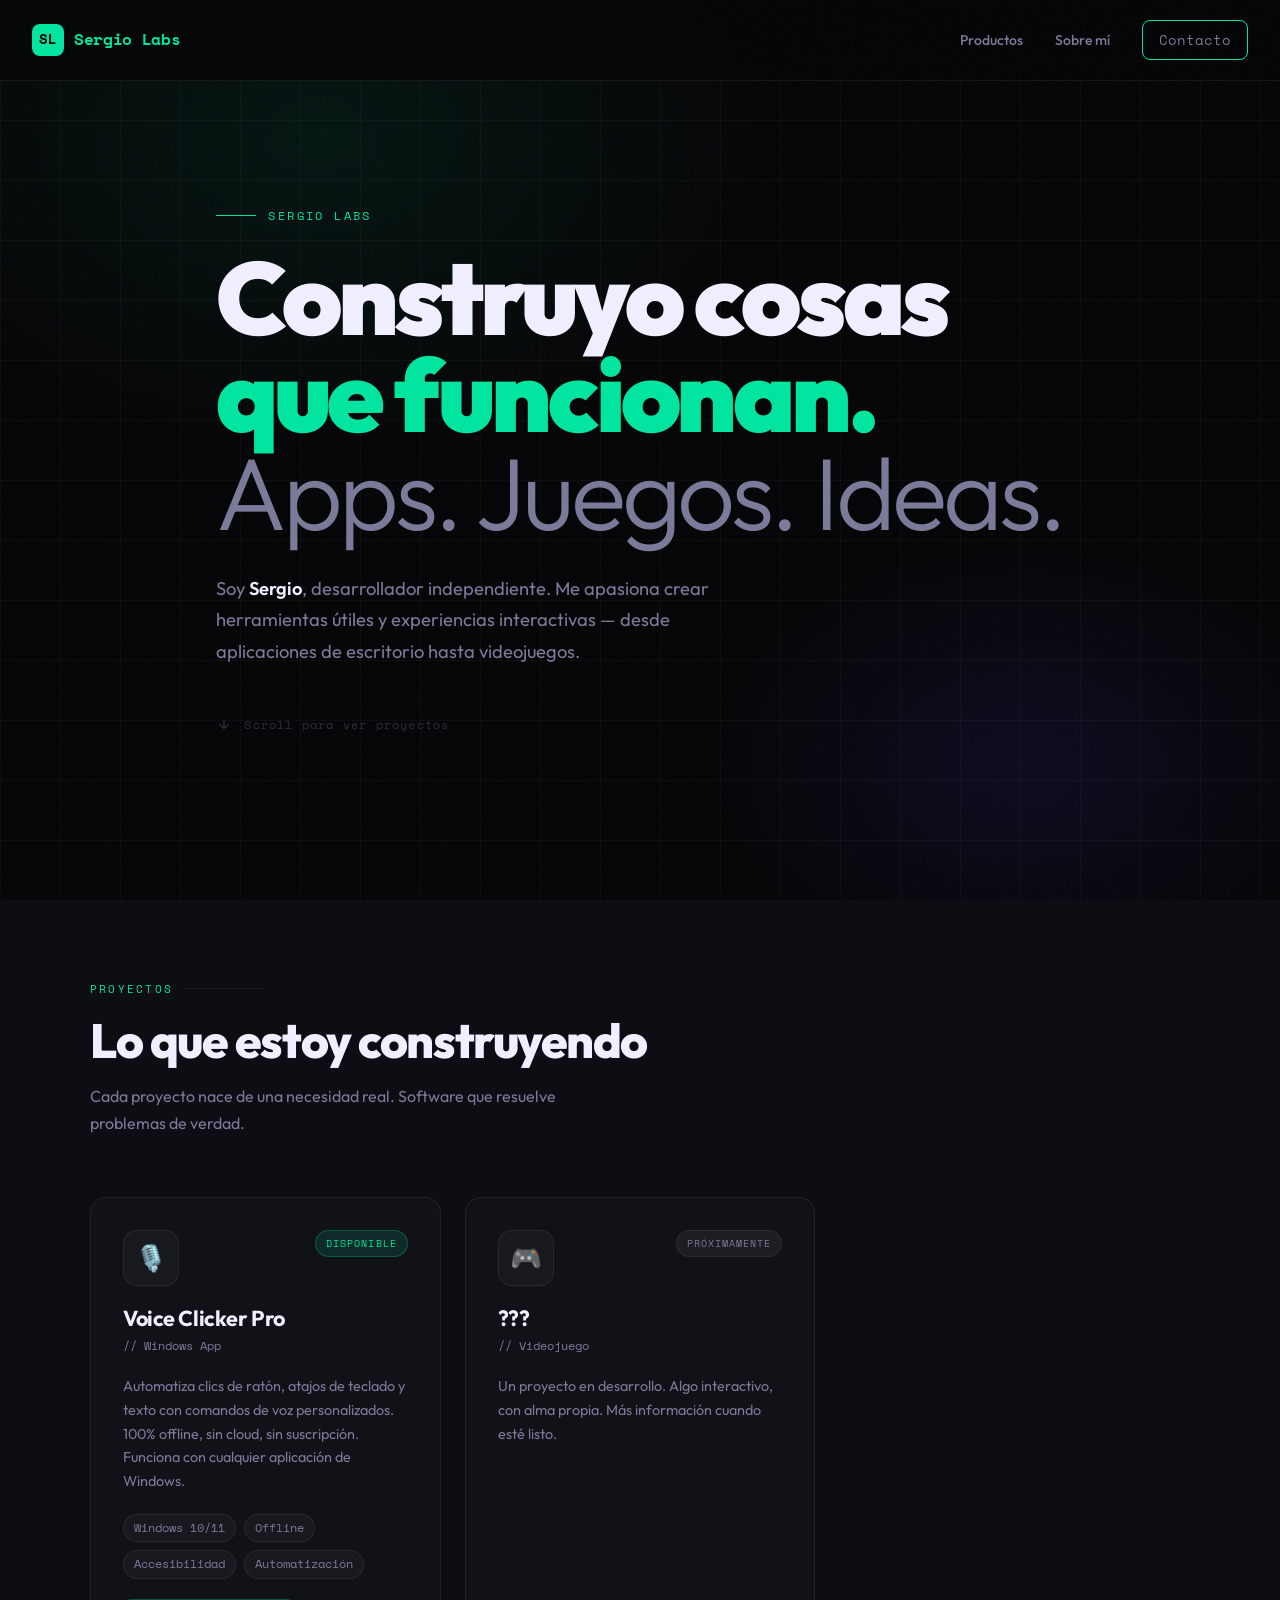
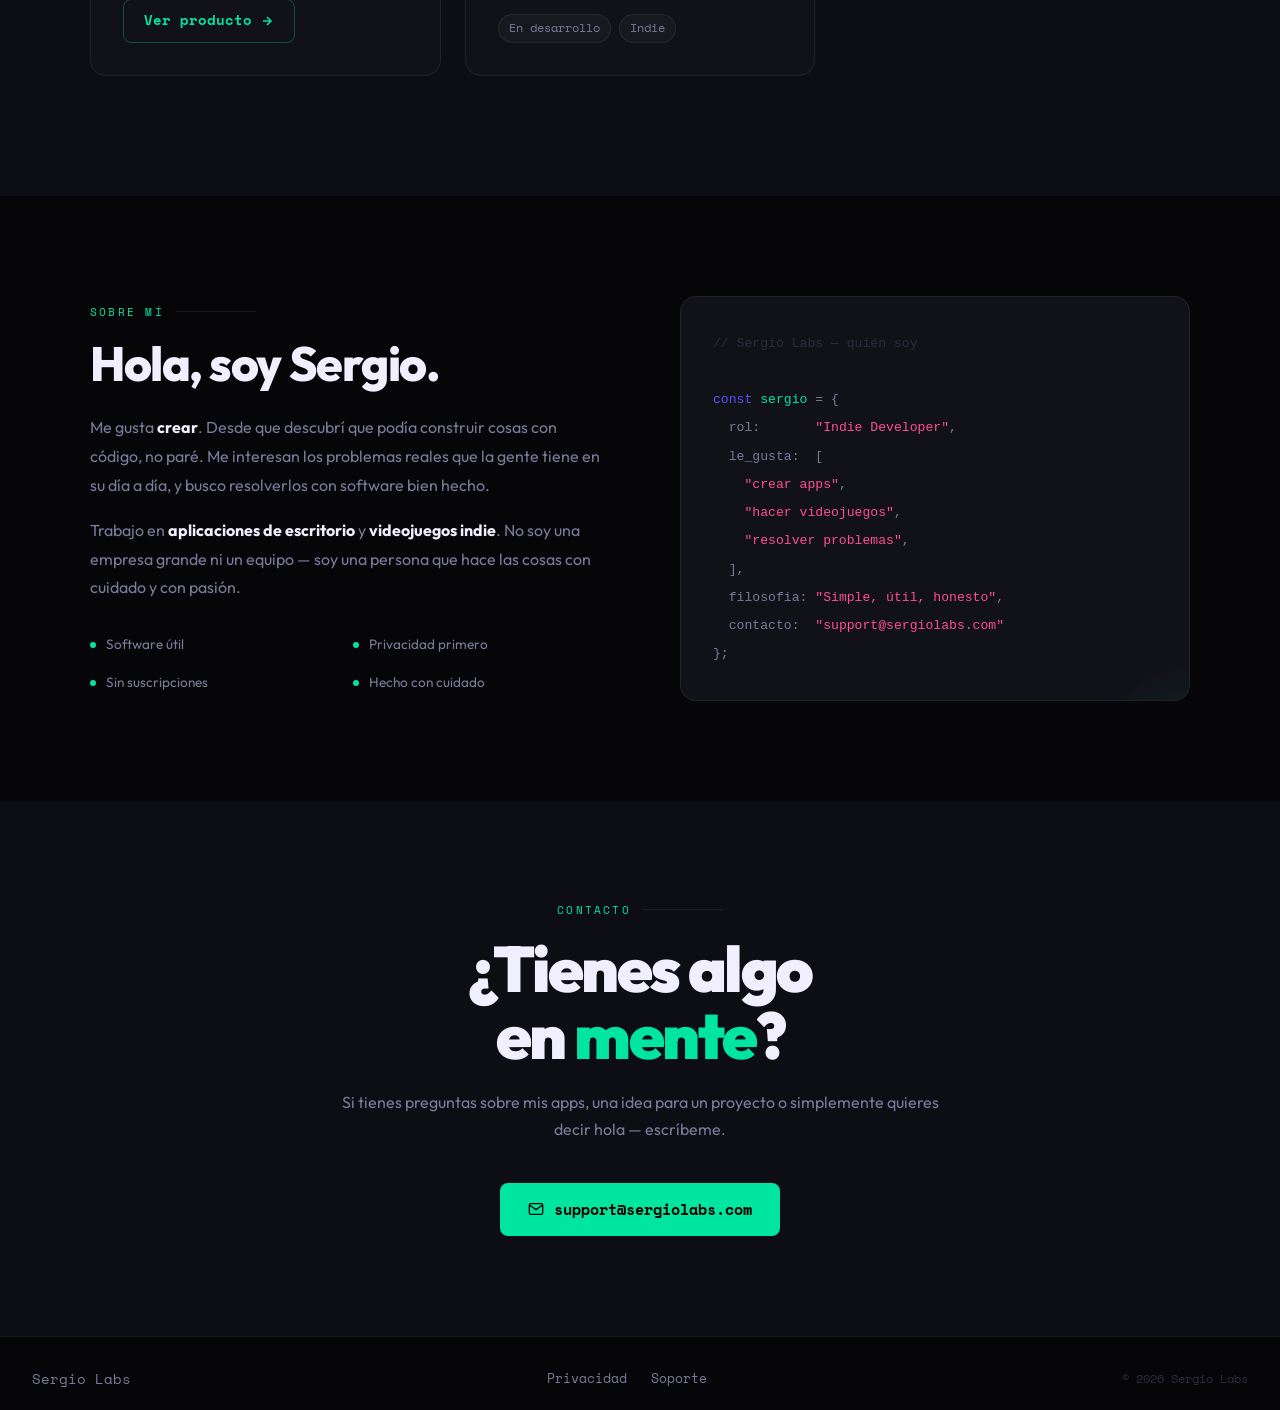
<file: index.html>
<!DOCTYPE html>
<html lang="es">
<head>
  <meta charset="UTF-8" />
  <meta name="viewport" content="width=device-width, initial-scale=1.0" />
  <title>Sergio Labs — Apps & Videojuegos independientes</title>
  <meta name="description" content="Sergio Labs es el estudio independiente de Sergio: aplicaciones útiles y videojuegos hechos con pasión. Descubre Voice Clicker Pro y próximos proyectos." />
  <meta name="keywords" content="Sergio Labs, indie developer, apps windows, videojuegos indie, voice clicker pro, aplicaciones independientes" />
  <meta name="robots" content="index, follow" />
  <meta name="author" content="Sergio Labs" />
  <link rel="canonical" href="https://sergiolabs.com/" />
  <meta property="og:type" content="website" />
  <meta property="og:url" content="https://sergiolabs.com/" />
  <meta property="og:title" content="Sergio Labs — Apps & Videojuegos" />
  <meta property="og:description" content="Aplicaciones útiles y videojuegos hechos con pasión por Sergio Labs." />
  <meta name="twitter:card" content="summary_large_image" />
  <meta name="twitter:title" content="Sergio Labs" />
  <meta name="twitter:description" content="Apps y videojuegos creados con pasión." />

  <link rel="preconnect" href="https://fonts.googleapis.com" />
  <link rel="preconnect" href="https://fonts.gstatic.com" crossorigin />
  <link href="https://fonts.googleapis.com/css2?family=Space+Mono:wght@400;700&family=Outfit:wght@300;400;500;600;700;900&display=swap" rel="stylesheet" />

  <style>
    :root {
      --bg: #060608;
      --bg2: #0d0d14;
      --surface: #111118;
      --surface2: #18181f;
      --border: rgba(255,255,255,0.07);
      --primary: #00e5a0;
      --primary-dim: rgba(0,229,160,0.12);
      --accent: #5b4fff;
      --accent2: #ff4f91;
      --text: #f0eeff;
      --muted: #7a7a9a;
      --faint: #2d2d3d;
      --font-head: 'Outfit', sans-serif;
      --font-mono: 'Space Mono', monospace;
      --radius: 16px;
      --radius-sm: 8px;
    }

    *, *::before, *::after { box-sizing: border-box; margin: 0; padding: 0; }
    html { scroll-behavior: smooth; }

    body {
      font-family: var(--font-head);
      background: var(--bg);
      color: var(--text);
      line-height: 1.6;
      overflow-x: hidden;
    }

    a { color: inherit; text-decoration: none; }
    ul { list-style: none; }
    img { max-width: 100%; display: block; }
    button { cursor: pointer; font: inherit; background: none; border: none; }

    :focus-visible { outline: 2px solid var(--primary); outline-offset: 3px; }

    @media (prefers-reduced-motion: reduce) {
      *, *::before, *::after {
        animation-duration: 0.01ms !important;
        transition-duration: 0.01ms !important;
      }
    }

    /* ─── NOISE TEXTURE OVERLAY ─── */
    body::before {
      content: '';
      position: fixed;
      inset: 0;
      background-image: url("data:image/svg+xml,%3Csvg viewBox='0 0 256 256' xmlns='http://www.w3.org/2000/svg'%3E%3Cfilter id='noise'%3E%3CfeTurbulence type='fractalNoise' baseFrequency='0.9' numOctaves='4' stitchTiles='stitch'/%3E%3C/filter%3E%3Crect width='100%25' height='100%25' filter='url(%23noise)' opacity='0.04'/%3E%3C/svg%3E");
      pointer-events: none;
      z-index: 9999;
      opacity: 0.3;
    }

    /* ─── HEADER ─── */
    .header {
      position: fixed;
      top: 0; left: 0; right: 0;
      z-index: 100;
      padding: 20px 32px;
      display: flex;
      align-items: center;
      justify-content: space-between;
      border-bottom: 1px solid var(--border);
      background: rgba(6,6,8,0.85);
      backdrop-filter: blur(16px);
    }

    .header__logo {
      font-family: var(--font-mono);
      font-size: 1rem;
      font-weight: 700;
      color: var(--primary);
      letter-spacing: -0.02em;
      display: flex;
      align-items: center;
      gap: 10px;
    }

    .header__logo-mark {
      width: 32px; height: 32px;
      background: var(--primary);
      border-radius: 8px;
      display: flex;
      align-items: center;
      justify-content: center;
      color: #000;
      font-size: 0.85rem;
      font-weight: 700;
    }

    .header__nav {
      display: flex;
      gap: 32px;
      align-items: center;
    }

    .header__nav a {
      font-size: 0.875rem;
      color: var(--muted);
      transition: color 200ms;
      font-weight: 500;
    }

    .header__nav a:hover { color: var(--text); }

    .header__contact {
      font-family: var(--font-mono);
      font-size: 0.8rem;
      color: var(--primary);
      border: 1px solid var(--primary);
      padding: 8px 16px;
      border-radius: var(--radius-sm);
      transition: background 200ms, color 200ms;
    }

    .header__contact:hover {
      background: var(--primary);
      color: #000;
    }

    @media (max-width: 768px) {
      .header { padding: 16px 20px; }
      .header__nav { display: none; }
    }

    /* ─── HERO ─── */
    .hero {
      min-height: 100vh;
      display: flex;
      align-items: center;
      padding: 120px 32px 80px;
      position: relative;
      overflow: hidden;
    }

    .hero__grid-bg {
      position: absolute;
      inset: 0;
      background-image:
        linear-gradient(rgba(255,255,255,0.03) 1px, transparent 1px),
        linear-gradient(90deg, rgba(255,255,255,0.03) 1px, transparent 1px);
      background-size: 60px 60px;
    }

    .hero__gradient {
      position: absolute;
      top: -20%;
      left: -10%;
      width: 70%;
      height: 70%;
      background: radial-gradient(ellipse, rgba(0,229,160,0.08) 0%, transparent 70%);
      pointer-events: none;
    }

    .hero__gradient-2 {
      position: absolute;
      bottom: -10%;
      right: -5%;
      width: 50%;
      height: 50%;
      background: radial-gradient(ellipse, rgba(91,79,255,0.1) 0%, transparent 70%);
      pointer-events: none;
    }

    .hero__inner {
      max-width: 1100px;
      margin: auto;
      position: relative;
      z-index: 1;
    }

    .hero__eyebrow {
      font-family: var(--font-mono);
      font-size: 0.75rem;
      color: var(--primary);
      letter-spacing: 0.2em;
      text-transform: uppercase;
      margin-bottom: 24px;
      display: flex;
      align-items: center;
      gap: 12px;
    }

    .hero__eyebrow::before {
      content: '';
      display: block;
      width: 40px; height: 1px;
      background: var(--primary);
    }

    .hero__title {
      font-family: var(--font-head);
      font-size: clamp(3rem, 8vw, 6.5rem);
      font-weight: 900;
      line-height: 0.95;
      letter-spacing: -0.04em;
      margin-bottom: 32px;
    }

    .hero__title em {
      font-style: normal;
      color: var(--primary);
    }

    .hero__title .line-2 {
      display: block;
      color: var(--muted);
      font-weight: 300;
    }

    .hero__desc {
      font-size: 1.15rem;
      color: var(--muted);
      max-width: 520px;
      line-height: 1.7;
      margin-bottom: 48px;
    }

    .hero__desc strong { color: var(--text); font-weight: 600; }

    .hero__scroll {
      display: flex;
      align-items: center;
      gap: 12px;
      font-family: var(--font-mono);
      font-size: 0.75rem;
      color: var(--faint);
      letter-spacing: 0.1em;
      animation: bounce 2s ease-in-out infinite;
    }

    @keyframes bounce {
      0%, 100% { transform: translateY(0); }
      50% { transform: translateY(6px); }
    }

    /* ─── SECTION SHARED ─── */
    .section {
      padding: 100px 32px;
    }

    .section__inner {
      max-width: 1100px;
      margin: auto;
    }

    .section__kicker {
      font-family: var(--font-mono);
      font-size: 0.7rem;
      color: var(--primary);
      letter-spacing: 0.2em;
      text-transform: uppercase;
      margin-bottom: 16px;
      display: flex;
      align-items: center;
      gap: 12px;
    }

    .section__kicker::after {
      content: '';
      flex: 1;
      height: 1px;
      background: var(--border);
      max-width: 80px;
    }

    .section__title {
      font-family: var(--font-head);
      font-size: clamp(2rem, 4vw, 3rem);
      font-weight: 800;
      letter-spacing: -0.03em;
      line-height: 1.1;
      margin-bottom: 16px;
    }

    .section__desc {
      font-size: 1rem;
      color: var(--muted);
      max-width: 520px;
      line-height: 1.7;
    }

    /* ─── PRODUCTS ─── */
    .products-section {
      padding: 80px 32px 120px;
      background: var(--bg2);
    }

    .products__header {
      max-width: 1100px;
      margin: 0 auto 60px;
    }

    .products__grid {
      max-width: 1100px;
      margin: auto;
      display: grid;
      grid-template-columns: repeat(auto-fill, minmax(320px, 1fr));
      gap: 24px;
    }

    /* ─── PRODUCT CARD ─── */
    .product-card {
      background: var(--surface);
      border: 1px solid var(--border);
      border-radius: var(--radius);
      padding: 32px;
      display: flex;
      flex-direction: column;
      gap: 20px;
      position: relative;
      overflow: hidden;
      transition: border-color 300ms, transform 300ms, box-shadow 300ms;
    }

    .product-card::before {
      content: '';
      position: absolute;
      top: 0; left: 0; right: 0;
      height: 2px;
      background: linear-gradient(90deg, var(--primary), var(--accent));
      opacity: 0;
      transition: opacity 300ms;
    }

    .product-card:hover {
      border-color: rgba(0,229,160,0.3);
      transform: translateY(-4px);
      box-shadow: 0 20px 60px rgba(0,0,0,0.5);
    }

    .product-card:hover::before { opacity: 1; }

    .product-card--coming {
      opacity: 0.5;
      cursor: default;
    }

    .product-card--coming:hover {
      transform: none;
      border-color: var(--border);
      box-shadow: none;
    }

    .product-card--coming:hover::before { opacity: 0; }

    .product-card__header {
      display: flex;
      align-items: flex-start;
      justify-content: space-between;
      gap: 16px;
    }

    .product-card__icon {
      width: 56px; height: 56px;
      background: var(--surface2);
      border: 1px solid var(--border);
      border-radius: 14px;
      display: flex;
      align-items: center;
      justify-content: center;
      font-size: 1.6rem;
      flex-shrink: 0;
    }

    .product-card__badge {
      font-family: var(--font-mono);
      font-size: 0.65rem;
      letter-spacing: 0.1em;
      text-transform: uppercase;
      padding: 4px 10px;
      border-radius: 100px;
    }

    .badge--live {
      background: rgba(0,229,160,0.12);
      color: var(--primary);
      border: 1px solid rgba(0,229,160,0.25);
    }

    .badge--soon {
      background: rgba(255,255,255,0.05);
      color: var(--muted);
      border: 1px solid var(--border);
    }

    .product-card__name {
      font-family: var(--font-head);
      font-size: 1.35rem;
      font-weight: 700;
      letter-spacing: -0.02em;
      line-height: 1.2;
    }

    .product-card__type {
      font-size: 0.75rem;
      color: var(--muted);
      font-family: var(--font-mono);
      margin-top: 4px;
    }

    .product-card__desc {
      font-size: 0.9rem;
      color: var(--muted);
      line-height: 1.65;
      flex: 1;
    }

    .product-card__tags {
      display: flex;
      flex-wrap: wrap;
      gap: 8px;
    }

    .tag {
      font-size: 0.72rem;
      font-family: var(--font-mono);
      color: var(--muted);
      background: var(--surface2);
      border: 1px solid var(--border);
      padding: 4px 10px;
      border-radius: 100px;
    }

    .product-card__cta {
      display: inline-flex;
      align-items: center;
      gap: 8px;
      font-size: 0.85rem;
      font-weight: 600;
      color: var(--primary);
      border: 1px solid rgba(0,229,160,0.3);
      padding: 10px 20px;
      border-radius: var(--radius-sm);
      transition: background 200ms, color 200ms;
      align-self: flex-start;
      font-family: var(--font-mono);
    }

    .product-card__cta:hover {
      background: var(--primary);
      color: #000;
      border-color: var(--primary);
    }

    .product-card__cta svg { width: 14px; height: 14px; transition: transform 200ms; }
    .product-card__cta:hover svg { transform: translateX(3px); }

    /* ─── ABOUT ─── */
    .about-section {
      padding: 100px 32px;
    }

    .about__inner {
      max-width: 1100px;
      margin: auto;
      display: grid;
      grid-template-columns: 1fr 1fr;
      gap: 80px;
      align-items: center;
    }

    @media (max-width: 768px) {
      .about__inner { grid-template-columns: 1fr; gap: 48px; }
    }

    .about__text .section__title { margin-bottom: 24px; }

    .about__body {
      font-size: 1rem;
      color: var(--muted);
      line-height: 1.8;
      margin-bottom: 16px;
    }

    .about__body strong { color: var(--text); }

    .about__visual {
      position: relative;
    }

    .about__card {
      background: var(--surface);
      border: 1px solid var(--border);
      border-radius: var(--radius);
      padding: 32px;
      position: relative;
      overflow: hidden;
    }

    .about__card::after {
      content: '';
      position: absolute;
      bottom: -40%;
      right: -20%;
      width: 200px; height: 200px;
      background: radial-gradient(circle, rgba(0,229,160,0.12), transparent 70%);
      pointer-events: none;
    }

    .about__code {
      font-family: var(--font-mono);
      font-size: 0.82rem;
      color: var(--muted);
      line-height: 2;
    }

    .about__code .kw { color: #5b4fff; }
    .about__code .fn { color: var(--primary); }
    .about__code .str { color: #ff4f91; }
    .about__code .cm { color: var(--faint); }

    .about__values {
      margin-top: 32px;
      display: grid;
      grid-template-columns: 1fr 1fr;
      gap: 16px;
    }

    .about__val {
      display: flex;
      align-items: center;
      gap: 10px;
      font-size: 0.85rem;
      color: var(--muted);
    }

    .about__val-dot {
      width: 6px; height: 6px;
      border-radius: 50%;
      background: var(--primary);
      flex-shrink: 0;
    }

    /* ─── CONTACT ─── */
    .contact-section {
      padding: 100px 32px;
      background: var(--bg2);
      text-align: center;
    }

    .contact__inner {
      max-width: 600px;
      margin: auto;
    }

    .contact__title {
      font-family: var(--font-head);
      font-size: clamp(2.5rem, 5vw, 4rem);
      font-weight: 900;
      letter-spacing: -0.04em;
      line-height: 1.05;
      margin-bottom: 20px;
    }

    .contact__title em {
      font-style: normal;
      color: var(--primary);
    }

    .contact__desc {
      color: var(--muted);
      font-size: 1rem;
      margin-bottom: 40px;
      line-height: 1.7;
    }

    .contact__email {
      display: inline-flex;
      align-items: center;
      gap: 10px;
      font-family: var(--font-mono);
      font-size: 0.95rem;
      color: #000;
      background: var(--primary);
      padding: 14px 28px;
      border-radius: var(--radius-sm);
      font-weight: 700;
      transition: opacity 200ms, transform 200ms;
    }

    .contact__email:hover { opacity: 0.88; transform: scale(1.02); }

    /* ─── FOOTER ─── */
    .footer {
      padding: 32px;
      border-top: 1px solid var(--border);
      display: flex;
      align-items: center;
      justify-content: space-between;
      flex-wrap: wrap;
      gap: 16px;
    }

    .footer__logo {
      font-family: var(--font-mono);
      font-size: 0.85rem;
      color: var(--muted);
    }

    .footer__copy {
      font-size: 0.78rem;
      color: var(--faint);
      font-family: var(--font-mono);
    }

    .footer__links {
      display: flex;
      gap: 24px;
    }

    .footer__links a {
      font-size: 0.8rem;
      color: var(--muted);
      font-family: var(--font-mono);
      transition: color 200ms;
    }

    .footer__links a:hover { color: var(--primary); }

    /* ─── SCROLL ANIMATIONS ─── */
    .reveal {
      opacity: 0;
      transform: translateY(30px);
      transition: opacity 600ms ease, transform 600ms ease;
    }

    .reveal.visible {
      opacity: 1;
      transform: none;
    }

    @media (max-width: 600px) {
      .section, .products-section, .about-section, .contact-section { padding: 60px 20px; }
      .hero { padding: 100px 20px 60px; }
      .header { padding: 14px 20px; }
      .products__grid { grid-template-columns: 1fr; }
      .footer { padding: 24px 20px; flex-direction: column; align-items: flex-start; }
    }
  </style>
</head>
<body>

  <!-- HEADER -->
  <header class="header">
    <a href="#" class="header__logo" aria-label="Sergio Labs - Inicio">
      <div class="header__logo-mark" aria-hidden="true">SL</div>
      Sergio Labs
    </a>
    <nav class="header__nav" aria-label="Navegación principal">
      <a href="#products">Productos</a>
      <a href="#about">Sobre mí</a>
      <a href="#contact" class="header__contact">Contacto</a>
    </nav>
  </header>

  <main>

    <!-- HERO -->
    <section class="hero" aria-labelledby="heroHeading">
      <div class="hero__grid-bg" aria-hidden="true"></div>
      <div class="hero__gradient" aria-hidden="true"></div>
      <div class="hero__gradient-2" aria-hidden="true"></div>
      <div class="hero__inner">
        <p class="hero__eyebrow">Sergio Labs</p>
        <h1 class="hero__title" id="heroHeading">
          Construyo cosas<br>
          <em>que funcionan.</em>
          <span class="line-2">Apps. Juegos. Ideas.</span>
        </h1>
        <p class="hero__desc">
          Soy <strong>Sergio</strong>, desarrollador independiente. Me apasiona crear herramientas útiles y experiencias interactivas — desde aplicaciones de escritorio hasta videojuegos.
        </p>
        <div class="hero__scroll" aria-hidden="true">
          <svg width="16" height="16" viewBox="0 0 24 24" fill="none" stroke="currentColor" stroke-width="2"><path d="M12 5v14M5 12l7 7 7-7"/></svg>
          Scroll para ver proyectos
        </div>
      </div>
    </section>

    <!-- PRODUCTS -->
    <section class="products-section" id="products" aria-labelledby="productsHeading">
      <div class="products__header">
        <p class="section__kicker">Proyectos</p>
        <h2 class="section__title" id="productsHeading">Lo que estoy construyendo</h2>
        <p class="section__desc">Cada proyecto nace de una necesidad real. Software que resuelve problemas de verdad.</p>
      </div>

      <div class="products__grid">

        <!-- Voice Clicker Pro — LIVE -->
        <article class="product-card reveal" aria-label="Voice Clicker Pro">
          <div class="product-card__header">
            <div class="product-card__icon" aria-hidden="true">🎙️</div>
            <span class="product-card__badge badge--live">Disponible</span>
          </div>
          <div>
            <h3 class="product-card__name">Voice Clicker Pro</h3>
            <p class="product-card__type">// Windows App</p>
          </div>
          <p class="product-card__desc">
            Automatiza clics de ratón, atajos de teclado y texto con comandos de voz personalizados. 100% offline, sin cloud, sin suscripción. Funciona con cualquier aplicación de Windows.
          </p>
          <div class="product-card__tags">
            <span class="tag">Windows 10/11</span>
            <span class="tag">Offline</span>
            <span class="tag">Accesibilidad</span>
            <span class="tag">Automatización</span>
          </div>
          <a href="voiceclickerpro.html" class="product-card__cta" rel="noopener noreferrer">
            Ver producto
            <svg viewBox="0 0 24 24" fill="none" stroke="currentColor" stroke-width="2.5"><path d="M5 12h14M12 5l7 7-7 7"/></svg>
          </a>
        </article>

        <!-- Placeholder — COMING SOON -->
        <article class="product-card product-card--coming reveal" aria-label="Próximo proyecto">
          <div class="product-card__header">
            <div class="product-card__icon" aria-hidden="true">🎮</div>
            <span class="product-card__badge badge--soon">Próximamente</span>
          </div>
          <div>
            <h3 class="product-card__name">???</h3>
            <p class="product-card__type">// Videojuego</p>
          </div>
          <p class="product-card__desc">
            Un proyecto en desarrollo. Algo interactivo, con alma propia. Más información cuando esté listo.
          </p>
          <div class="product-card__tags">
            <span class="tag">En desarrollo</span>
            <span class="tag">Indie</span>
          </div>
        </article>

        <!-- Placeholder 2 — COMING SOON
        <article class="product-card product-card--coming reveal" aria-label="Próxima aplicación">
          <div class="product-card__header">
            <div class="product-card__icon" aria-hidden="true">⚙️</div>
            <span class="product-card__badge badge--soon">Próximamente</span>
          </div>
          <div>
            <h3 class="product-card__name">Próxima app</h3>
            <p class="product-card__type">// Utilidad</p>
          </div>
          <p class="product-card__desc">
            Más herramientas en el camino. Si tienes una idea o necesitas algo, escríbeme.
          </p>
          <div class="product-card__tags">
            <span class="tag">Ideación</span>
            <span class="tag">Windows</span>
          </div>
        </article> -->

      </div>
    </section>

    <!-- ABOUT -->
    <section class="about-section" id="about" aria-labelledby="aboutHeading">
      <div class="about__inner">
        <div class="about__text reveal">
          <p class="section__kicker">Sobre mí</p>
          <h2 class="section__title" id="aboutHeading">Hola, soy Sergio.</h2>
          <p class="about__body">
            Me gusta <strong>crear</strong>. Desde que descubrí que podía construir cosas con código, no paré. Me interesan los problemas reales que la gente tiene en su día a día, y busco resolverlos con software bien hecho.
          </p>
          <p class="about__body">
            Trabajo en <strong>aplicaciones de escritorio</strong> y <strong>videojuegos indie</strong>. No soy una empresa grande ni un equipo — soy una persona que hace las cosas con cuidado y con pasión.
          </p>
          <div class="about__values">
            <div class="about__val"><div class="about__val-dot"></div>Software útil</div>
            <div class="about__val"><div class="about__val-dot"></div>Privacidad primero</div>
            <div class="about__val"><div class="about__val-dot"></div>Sin suscripciones</div>
            <div class="about__val"><div class="about__val-dot"></div>Hecho con cuidado</div>
          </div>
        </div>

        <div class="about__visual reveal">
          <div class="about__card">
            <pre class="about__code"><code><span class="cm">// Sergio Labs — quién soy</span>

<span class="kw">const</span> <span class="fn">sergio</span> = {
  rol:       <span class="str">"Indie Developer"</span>,
  le_gusta:  [
    <span class="str">"crear apps"</span>,
    <span class="str">"hacer videojuegos"</span>,
    <span class="str">"resolver problemas"</span>,
  ],
  filosofia: <span class="str">"Simple, útil, honesto"</span>,
  contacto:  <span class="str">"support@sergiolabs.com"</span>
};</code></pre>
          </div>
        </div>
      </div>
    </section>

    <!-- CONTACT -->
    <section class="contact-section" id="contact" aria-labelledby="contactHeading">
      <div class="contact__inner reveal">
        <p class="section__kicker" style="justify-content: center;">Contacto</p>
        <h2 class="contact__title" id="contactHeading">¿Tienes algo<br>en <em>mente</em>?</h2>
        <p class="contact__desc">
          Si tienes preguntas sobre mis apps, una idea para un proyecto o simplemente quieres decir hola — escríbeme.
        </p>
        <a href="mailto:support@sergiolabs.com" class="contact__email">
          <svg width="16" height="16" viewBox="0 0 24 24" fill="none" stroke="currentColor" stroke-width="2"><path d="M4 4h16c1.1 0 2 .9 2 2v12c0 1.1-.9 2-2 2H4c-1.1 0-2-.9-2-2V6c0-1.1.9-2 2-2z"/><polyline points="22,6 12,13 2,6"/></svg>
          support@sergiolabs.com
        </a>
      </div>
    </section>

  </main>

  <!-- FOOTER -->
  <footer class="footer">
    <span class="footer__logo">Sergio Labs</span>
    <div class="footer__links">
      <a href="https://voiceclickerpro.app/privacy.html">Privacidad</a>
      <a href="mailto:support@sergiolabs.com">Soporte</a>
    </div>
    <span class="footer__copy">© 2026 Sergio Labs</span>
  </footer>

  <script>
    // Scroll reveal
    const reveals = document.querySelectorAll('.reveal');
    const io = new IntersectionObserver((entries) => {
      entries.forEach((e, i) => {
        if (e.isIntersecting) {
          setTimeout(() => e.target.classList.add('visible'), i * 80);
          io.unobserve(e.target);
        }
      });
    }, { threshold: 0.1 });
    reveals.forEach(el => io.observe(el));
  </script>

</body>
</html>
</file>
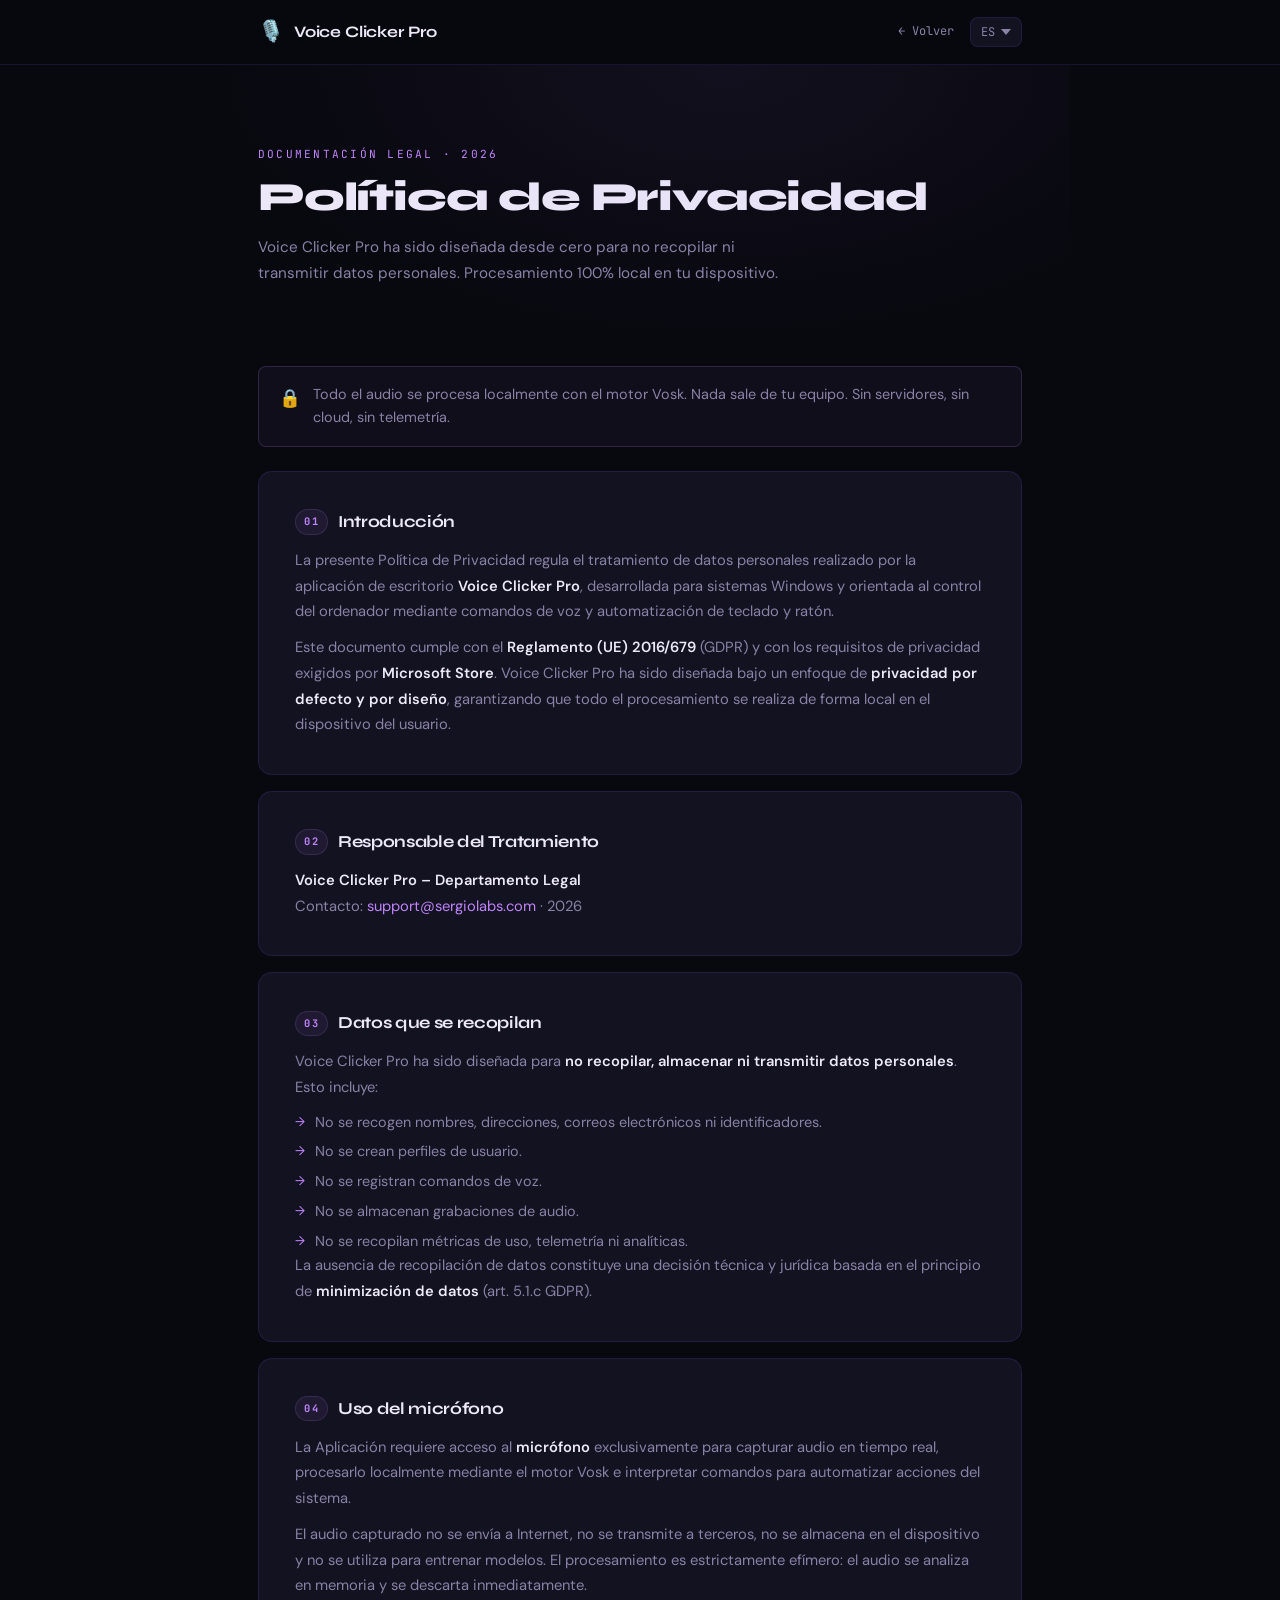
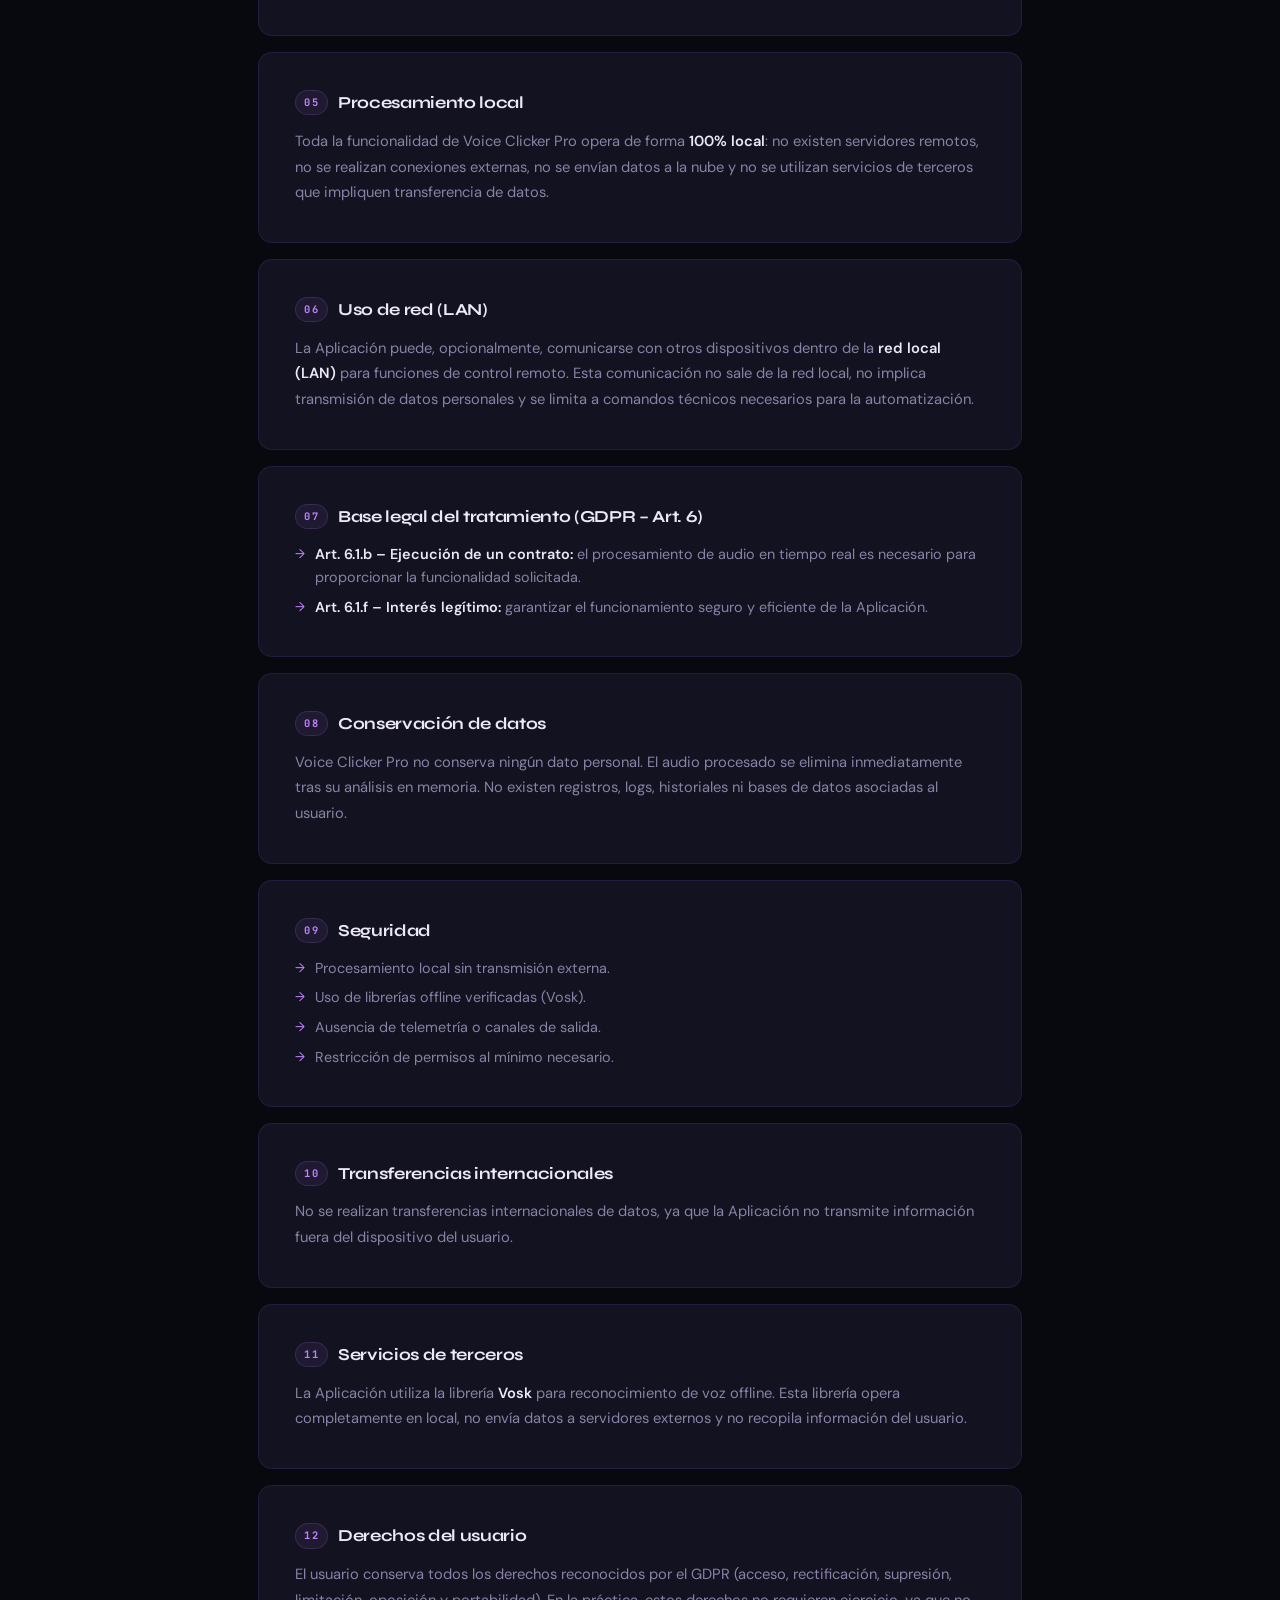
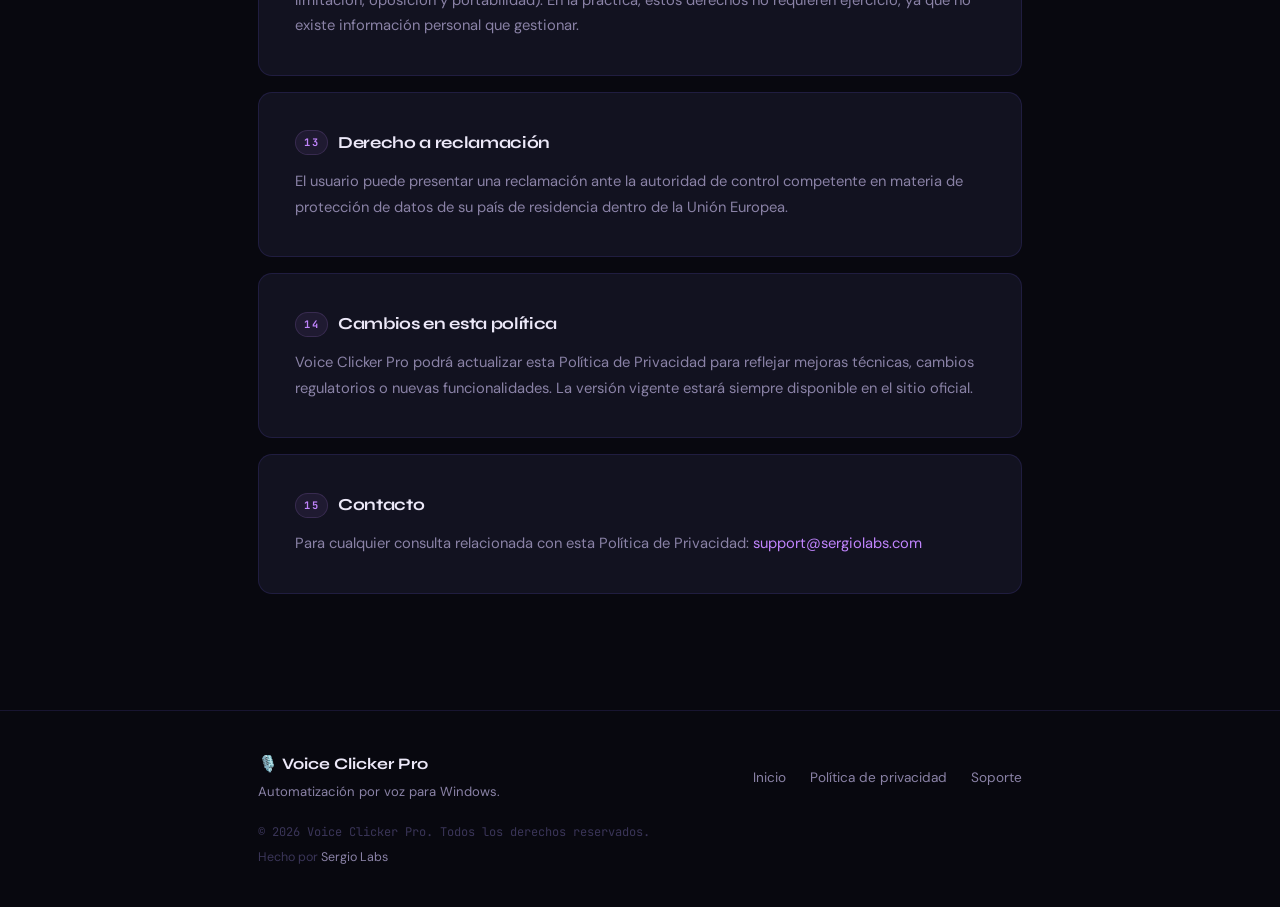
<file: privacy.html>
<!DOCTYPE html>
<html lang="es">
<head>
<meta charset="UTF-8">
<meta name="viewport" content="width=device-width, initial-scale=1.0">
<title>Política de Privacidad – Voice Clicker Pro</title>

<link rel="preconnect" href="https://fonts.googleapis.com" />
<link rel="preconnect" href="https://fonts.gstatic.com" crossorigin />
<link href="https://fonts.googleapis.com/css2?family=Syne:wght@600;700;800&family=DM+Sans:ital,opsz,wght@0,9..40,300;0,9..40,400;0,9..40,500;0,9..40,600;1,9..40,400&family=JetBrains+Mono:wght@400;500&display=swap" rel="stylesheet" />

<style>
  :root {
    --color-bg:         #08080f;
    --color-bg-2:       #0c0c18;
    --color-surface:    #121220;
    --color-surface-2:  #1a1a2e;
    --color-border:     rgba(120,100,255,0.14);
    --color-border-2:   rgba(255,255,255,0.06);
    --color-primary:    #8b6fce;
    --color-primary-h:  #a98ae0;
    --color-accent:     #c084fc;
    --color-accent-2:   #38bdf8;
    --color-glow:       rgba(192,132,252,0.2);
    --color-text:       #ece8f8;
    --color-muted:      #8a82a6;
    --color-faint:      #3a3558;
    --color-success:    #34d399;
    --font-display: 'Syne', sans-serif;
    --font-body:    'DM Sans', sans-serif;
    --font-mono:    'JetBrains Mono', monospace;
    --container: 860px;
    --pad: clamp(20px, 5vw, 48px);
    --radius: 14px;
    --radius-sm: 8px;
  }

  *, *::before, *::after { box-sizing: border-box; margin: 0; padding: 0; }
  html { scroll-behavior: smooth; font-size: 16px; }
  body {
    font-family: var(--font-body);
    background: var(--color-bg);
    color: var(--color-text);
    line-height: 1.65;
    overflow-x: hidden;
  }
  a { color: var(--color-accent); text-decoration: none; transition: color 200ms; }
  a:hover { color: var(--color-primary-h); }
  ul { list-style: none; }

  /* HEADER */
  .header {
    position: sticky;
    top: 0;
    z-index: 200;
    background: rgba(8,8,15,0.9);
    backdrop-filter: blur(20px);
    border-bottom: 1px solid var(--color-border);
  }
  .header__inner {
    max-width: var(--container);
    margin-inline: auto;
    padding-inline: var(--pad);
    display: flex;
    align-items: center;
    justify-content: space-between;
    height: 64px;
    gap: 16px;
  }
  .header__logo {
    display: flex;
    align-items: center;
    gap: 10px;
    font-family: var(--font-display);
    font-weight: 700;
    font-size: 1rem;
    color: var(--color-text);
    text-decoration: none;
    letter-spacing: -0.01em;
  }
  .header__logo-icon { font-size: 1.3rem; }
  .header__back {
    font-family: var(--font-mono);
    font-size: 0.75rem;
    color: var(--color-muted);
    transition: color 200ms;
    text-decoration: none;
  }
  .header__back:hover { color: var(--color-accent); }

  /* LANG SELECTOR */
  .lang-wrap { position: relative; }
  .lang-btn {
    display: flex;
    align-items: center;
    gap: 6px;
    font-family: var(--font-mono);
    font-size: 0.75rem;
    color: var(--color-muted);
    background: var(--color-surface);
    border: 1px solid var(--color-border);
    padding: 6px 10px;
    border-radius: var(--radius-sm);
    cursor: pointer;
    transition: border-color 200ms;
  }
  .lang-btn:hover { border-color: var(--color-primary); color: var(--color-text); }
  .lang-dropdown {
    position: absolute;
    top: calc(100% + 8px);
    right: 0;
    min-width: 150px;
    background: var(--color-surface-2);
    border: 1px solid var(--color-border);
    border-radius: var(--radius);
    overflow: hidden;
    display: none;
    z-index: 300;
  }
  .lang-dropdown.open { display: block; }
  .lang-dropdown li {
    padding: 10px 16px;
    font-size: 0.85rem;
    color: var(--color-muted);
    cursor: pointer;
    transition: background 150ms, color 150ms;
  }
  .lang-dropdown li:hover { background: var(--color-surface); color: var(--color-text); }
  .lang-dropdown li[aria-selected="true"] { color: var(--color-accent); }

  /* HERO BANNER */
  .privacy-hero {
    padding: clamp(48px, 8vw, 80px) var(--pad) clamp(32px, 5vw, 56px);
    max-width: var(--container);
    margin-inline: auto;
    position: relative;
  }
  .privacy-hero::before {
    content: '';
    position: absolute;
    top: 0; left: 0; right: 0; bottom: 0;
    background: radial-gradient(ellipse at 60% 0%, rgba(139,111,206,0.08) 0%, transparent 70%);
    pointer-events: none;
  }
  .privacy-hero__kicker {
    font-family: var(--font-mono);
    font-size: 0.7rem;
    letter-spacing: 0.2em;
    text-transform: uppercase;
    color: var(--color-accent);
    display: block;
    margin-bottom: 12px;
  }
  .privacy-hero__title {
    font-family: var(--font-display);
    font-size: clamp(1.75rem, 4vw, 2.5rem);
    font-weight: 800;
    letter-spacing: -0.03em;
    line-height: 1.1;
    margin-bottom: 16px;
  }
  .privacy-hero__sub {
    font-size: 0.95rem;
    color: var(--color-muted);
    max-width: 520px;
  }

  /* MAIN CONTENT */
  .privacy-body {
    max-width: var(--container);
    margin-inline: auto;
    padding: 0 var(--pad) clamp(64px, 10vw, 100px);
  }

  /* Language sections */
  [data-lang] { display: none; }
  [data-lang].active { display: block; }

  /* Section cards */
  .privacy-section {
    background: var(--color-surface);
    border: 1px solid var(--color-border);
    border-radius: var(--radius);
    padding: clamp(24px, 4vw, 36px);
    margin-bottom: 16px;
    transition: border-color 300ms;
  }
  .privacy-section:hover { border-color: rgba(192,132,252,0.22); }

  .privacy-section h2 {
    font-family: var(--font-display);
    font-size: 1.05rem;
    font-weight: 700;
    letter-spacing: -0.02em;
    color: var(--color-text);
    margin-bottom: 12px;
    display: flex;
    align-items: center;
    gap: 10px;
  }
  .sec-num {
    font-family: var(--font-mono);
    font-size: 0.65rem;
    letter-spacing: 0.15em;
    color: var(--color-accent);
    background: rgba(192,132,252,0.08);
    border: 1px solid rgba(192,132,252,0.15);
    padding: 3px 8px;
    border-radius: 100px;
    flex-shrink: 0;
  }

  .privacy-section p {
    font-size: 0.92rem;
    color: var(--color-muted);
    line-height: 1.75;
    margin-bottom: 10px;
  }
  .privacy-section p:last-child { margin-bottom: 0; }

  .privacy-section ul {
    margin-top: 8px;
    display: flex;
    flex-direction: column;
    gap: 6px;
  }
  .privacy-section li {
    font-size: 0.9rem;
    color: var(--color-muted);
    padding-left: 20px;
    position: relative;
    line-height: 1.65;
  }
  .privacy-section li::before {
    content: '→';
    position: absolute;
    left: 0;
    color: var(--color-accent);
    font-size: 0.8rem;
  }

  strong { color: var(--color-text); font-weight: 600; }

  /* Info highlight box */
  .privacy-highlight {
    background: rgba(192,132,252,0.05);
    border: 1px solid rgba(192,132,252,0.18);
    border-radius: var(--radius-sm);
    padding: 16px 20px;
    margin: 24px 0;
    font-size: 0.9rem;
    color: var(--color-muted);
    display: flex;
    gap: 12px;
    align-items: flex-start;
  }
  .privacy-highlight__icon { font-size: 1.1rem; flex-shrink: 0; margin-top: 1px; }

  /* FOOTER */
  .footer {
    background: var(--color-bg);
    border-top: 1px solid var(--color-border);
    padding-block: 40px;
  }
  .footer__inner {
    max-width: var(--container);
    margin-inline: auto;
    padding-inline: var(--pad);
    display: flex;
    align-items: center;
    justify-content: space-between;
    flex-wrap: wrap;
    gap: 20px;
    margin-bottom: 20px;
  }
  .footer__logo {
    font-family: var(--font-display);
    font-size: 1rem;
    font-weight: 700;
    display: flex;
    align-items: center;
    gap: 8px;
    color: var(--color-text);
  }
  .footer__tagline { font-size: 0.82rem; color: var(--color-muted); margin-top: 4px; }
  .footer__nav-list { display: flex; flex-wrap: wrap; gap: 24px; }
  .footer__nav-list a { font-size: 0.85rem; color: var(--color-muted); transition: color 200ms; text-decoration: none; }
  .footer__nav-list a:hover { color: var(--color-text); }
  .footer__copy {
    max-width: var(--container);
    margin-inline: auto;
    padding-inline: var(--pad);
    font-family: var(--font-mono);
    font-size: 0.75rem;
    color: var(--color-faint);
  }
  .footer__made {
    max-width: var(--container);
    margin-inline: auto;
    padding-inline: var(--pad);
    margin-top: 4px;
    font-size: 0.78rem;
    color: var(--color-faint);
  }
  .footer__made a { color: var(--color-muted); transition: color 200ms; }
  .footer__made a:hover { color: var(--color-accent); }

  @media (max-width: 600px) {
    .footer__inner { flex-direction: column; gap: 16px; }
  }
</style>
</head>
<body>

<!-- HEADER -->
<header class="header">
  <div class="header__inner">
    <a href="voiceclickerpro.html" class="header__logo">
      <span class="header__logo-icon" aria-hidden="true">🎙️</span>
      Voice Clicker Pro
    </a>
    <div style="display:flex;align-items:center;gap:16px;">
      <a href="voiceclickerpro.html" class="header__back">← Volver</a>
      <div class="lang-wrap">
        <button class="lang-btn" id="langBtn" aria-haspopup="listbox" aria-expanded="false">
          <span id="langBtnLabel">ES</span>
          <svg width="10" height="6" viewBox="0 0 10 6" aria-hidden="true"><path d="M0 0l5 6 5-6z" fill="currentColor"/></svg>
        </button>
        <ul class="lang-dropdown" id="langDropdown" role="listbox">
          <li role="option" data-lang="es" aria-selected="true">🇪🇸 Español</li>
          <li role="option" data-lang="en" aria-selected="false">🇬🇧 English</li>
          <li role="option" data-lang="de" aria-selected="false">🇩🇪 Deutsch</li>
          <li role="option" data-lang="tr" aria-selected="false">🇹🇷 Türkçe</li>
          <li role="option" data-lang="zh" aria-selected="false">🇨🇳 中文</li>
          <li role="option" data-lang="pt" aria-selected="false">🇧🇷 Português</li>
          <li role="option" data-lang="ko" aria-selected="false">🇰🇷 한국어</li>
          <li role="option" data-lang="ja" aria-selected="false">🇯🇵 日本語</li>
        </ul>
      </div>
    </div>
  </div>
</header>

<!-- HERO -->
<div class="privacy-hero">
  <span class="privacy-hero__kicker" data-i18n="kicker">Documentación legal · 2026</span>
  <h1 class="privacy-hero__title" data-i18n="title">Política de Privacidad</h1>
  <p class="privacy-hero__sub" data-i18n="subtitle">Voice Clicker Pro ha sido diseñada desde cero para no recopilar ni transmitir datos personales. Procesamiento 100% local en tu dispositivo.</p>
</div>

<!-- MAIN CONTENT -->
<main class="privacy-body">

  <div class="privacy-highlight">
    <span class="privacy-highlight__icon">🔒</span>
    <span data-i18n="highlight">Todo el audio se procesa localmente con el motor Vosk. Nada sale de tu equipo. Sin servidores, sin cloud, sin telemetría.</span>
  </div>

  <!-- ESPAÑOL -->
  <div data-lang="es" class="active">
    <div class="privacy-section">
      <h2><span class="sec-num">01</span> Introducción</h2>
      <p>La presente Política de Privacidad regula el tratamiento de datos personales realizado por la aplicación de escritorio <strong>Voice Clicker Pro</strong>, desarrollada para sistemas Windows y orientada al control del ordenador mediante comandos de voz y automatización de teclado y ratón.</p>
      <p>Este documento cumple con el <strong>Reglamento (UE) 2016/679</strong> (GDPR) y con los requisitos de privacidad exigidos por <strong>Microsoft Store</strong>. Voice Clicker Pro ha sido diseñada bajo un enfoque de <strong>privacidad por defecto y por diseño</strong>, garantizando que todo el procesamiento se realiza de forma local en el dispositivo del usuario.</p>
    </div>
    <div class="privacy-section">
      <h2><span class="sec-num">02</span> Responsable del Tratamiento</h2>
      <p><strong>Voice Clicker Pro – Departamento Legal</strong><br>
      Contacto: <a href="mailto:support@sergiolabs.com">support@sergiolabs.com</a> · 2026</p>
    </div>
    <div class="privacy-section">
      <h2><span class="sec-num">03</span> Datos que se recopilan</h2>
      <p>Voice Clicker Pro ha sido diseñada para <strong>no recopilar, almacenar ni transmitir datos personales</strong>. Esto incluye:</p>
      <ul>
        <li>No se recogen nombres, direcciones, correos electrónicos ni identificadores.</li>
        <li>No se crean perfiles de usuario.</li>
        <li>No se registran comandos de voz.</li>
        <li>No se almacenan grabaciones de audio.</li>
        <li>No se recopilan métricas de uso, telemetría ni analíticas.</li>
      </ul>
      <p>La ausencia de recopilación de datos constituye una decisión técnica y jurídica basada en el principio de <strong>minimización de datos</strong> (art. 5.1.c GDPR).</p>
    </div>
    <div class="privacy-section">
      <h2><span class="sec-num">04</span> Uso del micrófono</h2>
      <p>La Aplicación requiere acceso al <strong>micrófono</strong> exclusivamente para capturar audio en tiempo real, procesarlo localmente mediante el motor Vosk e interpretar comandos para automatizar acciones del sistema.</p>
      <p>El audio capturado no se envía a Internet, no se transmite a terceros, no se almacena en el dispositivo y no se utiliza para entrenar modelos. El procesamiento es estrictamente efímero: el audio se analiza en memoria y se descarta inmediatamente.</p>
    </div>
    <div class="privacy-section">
      <h2><span class="sec-num">05</span> Procesamiento local</h2>
      <p>Toda la funcionalidad de Voice Clicker Pro opera de forma <strong>100% local</strong>: no existen servidores remotos, no se realizan conexiones externas, no se envían datos a la nube y no se utilizan servicios de terceros que impliquen transferencia de datos.</p>
    </div>
    <div class="privacy-section">
      <h2><span class="sec-num">06</span> Uso de red (LAN)</h2>
      <p>La Aplicación puede, opcionalmente, comunicarse con otros dispositivos dentro de la <strong>red local (LAN)</strong> para funciones de control remoto. Esta comunicación no sale de la red local, no implica transmisión de datos personales y se limita a comandos técnicos necesarios para la automatización.</p>
    </div>
    <div class="privacy-section">
      <h2><span class="sec-num">07</span> Base legal del tratamiento (GDPR – Art. 6)</h2>
      <ul>
        <li><strong>Art. 6.1.b – Ejecución de un contrato:</strong> el procesamiento de audio en tiempo real es necesario para proporcionar la funcionalidad solicitada.</li>
        <li><strong>Art. 6.1.f – Interés legítimo:</strong> garantizar el funcionamiento seguro y eficiente de la Aplicación.</li>
      </ul>
    </div>
    <div class="privacy-section">
      <h2><span class="sec-num">08</span> Conservación de datos</h2>
      <p>Voice Clicker Pro no conserva ningún dato personal. El audio procesado se elimina inmediatamente tras su análisis en memoria. No existen registros, logs, historiales ni bases de datos asociadas al usuario.</p>
    </div>
    <div class="privacy-section">
      <h2><span class="sec-num">09</span> Seguridad</h2>
      <ul>
        <li>Procesamiento local sin transmisión externa.</li>
        <li>Uso de librerías offline verificadas (Vosk).</li>
        <li>Ausencia de telemetría o canales de salida.</li>
        <li>Restricción de permisos al mínimo necesario.</li>
      </ul>
    </div>
    <div class="privacy-section">
      <h2><span class="sec-num">10</span> Transferencias internacionales</h2>
      <p>No se realizan transferencias internacionales de datos, ya que la Aplicación no transmite información fuera del dispositivo del usuario.</p>
    </div>
    <div class="privacy-section">
      <h2><span class="sec-num">11</span> Servicios de terceros</h2>
      <p>La Aplicación utiliza la librería <strong>Vosk</strong> para reconocimiento de voz offline. Esta librería opera completamente en local, no envía datos a servidores externos y no recopila información del usuario.</p>
    </div>
    <div class="privacy-section">
      <h2><span class="sec-num">12</span> Derechos del usuario</h2>
      <p>El usuario conserva todos los derechos reconocidos por el GDPR (acceso, rectificación, supresión, limitación, oposición y portabilidad). En la práctica, estos derechos no requieren ejercicio, ya que no existe información personal que gestionar.</p>
    </div>
    <div class="privacy-section">
      <h2><span class="sec-num">13</span> Derecho a reclamación</h2>
      <p>El usuario puede presentar una reclamación ante la autoridad de control competente en materia de protección de datos de su país de residencia dentro de la Unión Europea.</p>
    </div>
    <div class="privacy-section">
      <h2><span class="sec-num">14</span> Cambios en esta política</h2>
      <p>Voice Clicker Pro podrá actualizar esta Política de Privacidad para reflejar mejoras técnicas, cambios regulatorios o nuevas funcionalidades. La versión vigente estará siempre disponible en el sitio oficial.</p>
    </div>
    <div class="privacy-section">
      <h2><span class="sec-num">15</span> Contacto</h2>
      <p>Para cualquier consulta relacionada con esta Política de Privacidad: <a href="mailto:support@sergiolabs.com">support@sergiolabs.com</a></p>
    </div>
  </div>

  <!-- ENGLISH -->
  <div data-lang="en">
    <div class="privacy-section">
      <h2><span class="sec-num">01</span> Introduction</h2>
      <p>This Privacy Policy governs the processing of personal data performed by the desktop application <strong>Voice Clicker Pro</strong>, designed for Windows systems and intended for voice-based computer control and keyboard/mouse automation.</p>
      <p>This document complies with the <strong>General Data Protection Regulation (EU) 2016/679</strong> (GDPR) and with the privacy requirements established by <strong>Microsoft Store</strong>. Voice Clicker Pro has been developed following a <strong>privacy-by-design and privacy-by-default</strong> approach, ensuring all processing occurs locally on the user's device.</p>
    </div>
    <div class="privacy-section">
      <h2><span class="sec-num">02</span> Data Controller</h2>
      <p><strong>Voice Clicker Pro – Legal Department</strong><br>
      Contact: <a href="mailto:support@sergiolabs.com">support@sergiolabs.com</a> · 2026</p>
    </div>
    <div class="privacy-section">
      <h2><span class="sec-num">03</span> Data Collected</h2>
      <p>Voice Clicker Pro is designed to <strong>not collect, store, or transmit any personal data</strong>. This includes:</p>
      <ul>
        <li>No names, addresses, emails, or identifiers.</li>
        <li>No user accounts or profiles.</li>
        <li>No voice commands are recorded.</li>
        <li>No audio is stored.</li>
        <li>No usage analytics or telemetry.</li>
      </ul>
      <p>This is a deliberate technical and legal decision aligned with the GDPR principle of <strong>data minimization</strong> (Art. 5.1.c).</p>
    </div>
    <div class="privacy-section">
      <h2><span class="sec-num">04</span> Microphone Usage</h2>
      <p>The Application requires access to the <strong>microphone</strong> exclusively to capture real-time audio, process it locally using the offline Vosk engine, and interpret commands for system automation.</p>
      <p>Captured audio is not sent to the Internet, not transmitted to third parties, not stored on the device, and not used to train models. Processing is ephemeral: audio is analyzed in memory and immediately discarded.</p>
    </div>
    <div class="privacy-section">
      <h2><span class="sec-num">05</span> Local Processing</h2>
      <p>All functionality operates <strong>100% locally</strong>. There are no remote servers, no external connections, no cloud transmission, and no third-party services involving data transfer.</p>
    </div>
    <div class="privacy-section">
      <h2><span class="sec-num">06</span> Network Usage (LAN)</h2>
      <p>The Application may optionally communicate with other devices within the user's <strong>local network (LAN)</strong> for remote-control features. Such communication never leaves the local network, does not involve personal data, and is limited to technical automation commands.</p>
    </div>
    <div class="privacy-section">
      <h2><span class="sec-num">07</span> Legal Basis (GDPR – Art. 6)</h2>
      <ul>
        <li><strong>Art. 6.1.b – Performance of a contract:</strong> real-time audio processing is necessary to deliver the requested features.</li>
        <li><strong>Art. 6.1.f – Legitimate interest:</strong> ensuring secure and efficient operation of the Application.</li>
      </ul>
    </div>
    <div class="privacy-section">
      <h2><span class="sec-num">08</span> Data Retention</h2>
      <p>Voice Clicker Pro does not retain any personal data. Audio is processed in memory and discarded immediately. No logs, histories, or databases are created.</p>
    </div>
    <div class="privacy-section">
      <h2><span class="sec-num">09</span> Security</h2>
      <ul>
        <li>Local-only processing with no external transmission.</li>
        <li>Verified offline libraries (Vosk).</li>
        <li>No telemetry or outbound channels.</li>
        <li>Minimal permission usage.</li>
      </ul>
    </div>
    <div class="privacy-section">
      <h2><span class="sec-num">10</span> International Transfers</h2>
      <p>No international data transfers occur, as no information leaves the user's device.</p>
    </div>
    <div class="privacy-section">
      <h2><span class="sec-num">11</span> Third-Party Services</h2>
      <p>The Application uses the <strong>Vosk</strong> offline speech recognition library. This library operates entirely locally, does not send data externally, and does not collect user information.</p>
    </div>
    <div class="privacy-section">
      <h2><span class="sec-num">12</span> User Rights</h2>
      <p>Users retain all GDPR rights (access, rectification, erasure, restriction, objection, portability). In practice, these rights do not require exercise because no personal data is processed.</p>
    </div>
    <div class="privacy-section">
      <h2><span class="sec-num">13</span> Right to Lodge a Complaint</h2>
      <p>Users may lodge a complaint with their national data protection authority within the European Union.</p>
    </div>
    <div class="privacy-section">
      <h2><span class="sec-num">14</span> Changes to This Policy</h2>
      <p>Voice Clicker Pro may update this Privacy Policy to reflect technical improvements, regulatory changes, or new features. The current version will always be available on the official website.</p>
    </div>
    <div class="privacy-section">
      <h2><span class="sec-num">15</span> Contact</h2>
      <p>For any privacy-related inquiries: <a href="mailto:support@sergiolabs.com">support@sergiolabs.com</a></p>
    </div>
  </div>

  <!-- DEUTSCH -->
  <div data-lang="de">
    <div class="privacy-section">
      <h2><span class="sec-num">01</span> Einleitung</h2>
      <p><strong>Voice Clicker Pro</strong> ist eine Desktop-Anwendung für Windows zur Computersteuerung per Sprache und Tastatur-/Mausautomatisierung. Diese Datenschutzrichtlinie entspricht der <strong>EU-DSGVO 2016/679</strong> und den Datenschutzanforderungen des <strong>Microsoft Store</strong>.</p>
    </div>
    <div class="privacy-section">
      <h2><span class="sec-num">02</span> Verantwortlicher</h2>
      <p><strong>Voice Clicker Pro – Rechtsabteilung</strong><br>Kontakt: <a href="mailto:support@sergiolabs.com">support@sergiolabs.com</a></p>
    </div>
    <div class="privacy-section">
      <h2><span class="sec-num">03</span> Erhobene Daten</h2>
      <p>Voice Clicker Pro ist so konzipiert, dass <strong>keine personenbezogenen Daten erfasst, gespeichert oder übermittelt werden</strong>. Es werden keine Namen, Adressen oder Kennungen gesammelt, keine Benutzerprofile erstellt, keine Sprachbefehle aufgezeichnet und keine Audioaufnahmen gespeichert.</p>
    </div>
    <div class="privacy-section">
      <h2><span class="sec-num">04</span> Mikrofonnutzung</h2>
      <p>Die Anwendung benötigt Zugriff auf das <strong>Mikrofon</strong> ausschließlich zur Echtzeiterfassung und lokalen Verarbeitung von Audio mit der Offline-Engine Vosk. Das erfasste Audio wird nicht ins Internet gesendet und sofort nach der Analyse im Arbeitsspeicher verworfen.</p>
    </div>
    <div class="privacy-section">
      <h2><span class="sec-num">05</span> Lokale Verarbeitung</h2>
      <p>Alle Funktionen laufen <strong>100% lokal</strong>. Es gibt keine Remote-Server, keine externen Verbindungen und keine Cloud-Übertragung.</p>
    </div>
    <div class="privacy-section">
      <h2><span class="sec-num">06–15</span> Weitere Bestimmungen</h2>
      <p>Keine internationalen Datentransfers. Drittanbieter-Dienst: Vosk (nur lokal, keine Datenübertragung). Alle DSGVO-Rechte (Auskunft, Berichtigung, Löschung, Einschränkung, Widerspruch, Portabilität) bleiben erhalten. Kontakt: <a href="mailto:support@sergiolabs.com">support@sergiolabs.com</a></p>
    </div>
  </div>

  <!-- TÜRKÇE -->
  <div data-lang="tr">
    <div class="privacy-section">
      <h2><span class="sec-num">01</span> Giriş</h2>
      <p><strong>Voice Clicker Pro</strong>, Windows için sesle bilgisayar kontrolü ve klavye/fare otomasyonu amacıyla geliştirilmiş bir masaüstü uygulamasıdır. Bu Gizlilik Politikası, <strong>AB GDPR 2016/679</strong> ve <strong>Microsoft Store</strong> gizlilik gerekliliklerine uygundur.</p>
    </div>
    <div class="privacy-section">
      <h2><span class="sec-num">02</span> Toplanan Veriler</h2>
      <p>Voice Clicker Pro, <strong>hiçbir kişisel veri toplamaz, depolamaz veya iletmez</strong>. Ses komutları kaydedilmez, ses kayıtları saklanmaz, kullanım analizi veya telemetri toplanmaz.</p>
    </div>
    <div class="privacy-section">
      <h2><span class="sec-num">03</span> Mikrofon Kullanımı</h2>
      <p>Uygulama, ses komutlarını işlemek için yalnızca <strong>mikrofona</strong> erişim gerektirir. Tüm ses işleme Vosk motoru aracılığıyla tamamen yerel olarak gerçekleştirilir. Hiçbir ses verisi internete gönderilmez.</p>
    </div>
    <div class="privacy-section">
      <h2><span class="sec-num">04–15</span> Diğer Hükümler</h2>
      <p>Tüm işlevler %100 yerel olarak çalışır. Uzak sunucu yoktur. Uluslararası veri transferi yapılmaz. GDPR kapsamındaki tüm haklar geçerlidir. İletişim: <a href="mailto:support@sergiolabs.com">support@sergiolabs.com</a></p>
    </div>
  </div>

  <!-- 中文 -->
  <div data-lang="zh">
    <div class="privacy-section">
      <h2><span class="sec-num">01</span> 简介</h2>
      <p><strong>Voice Clicker Pro</strong> 是一款面向 Windows 系统的桌面应用程序，用于语音控制电脑和键盘/鼠标自动化。本隐私政策符合 <strong>欧盟 GDPR 2016/679</strong> 及 <strong>Microsoft Store</strong> 的隐私要求。</p>
    </div>
    <div class="privacy-section">
      <h2><span class="sec-num">02</span> 数据收集</h2>
      <p>Voice Clicker Pro <strong>不收集、存储或传输任何个人数据</strong>。不记录语音命令，不保存音频录音，不收集使用分析或遥测数据。</p>
    </div>
    <div class="privacy-section">
      <h2><span class="sec-num">03</span> 麦克风使用</h2>
      <p>应用程序仅需要访问<strong>麦克风</strong>以处理语音命令。所有音频处理通过 Vosk 引擎完全在本地进行。捕获的音频不会发送到互联网，分析后立即丢弃。</p>
    </div>
    <div class="privacy-section">
      <h2><span class="sec-num">04–15</span> 其他条款</h2>
      <p>所有功能 100% 本地运行。无远程服务器，无国际数据传输。第三方服务：Vosk（仅本地运行）。保留所有 GDPR 权利。联系方式：<a href="mailto:support@sergiolabs.com">support@sergiolabs.com</a></p>
    </div>
  </div>

  <!-- PORTUGUÊS -->
  <div data-lang="pt">
    <div class="privacy-section">
      <h2><span class="sec-num">01</span> Introdução</h2>
      <p><strong>Voice Clicker Pro</strong> é uma aplicação de desktop para Windows, destinada ao controlo do computador por voz e automação de teclado/rato. Esta Política de Privacidade cumpre o <strong>RGPD (UE) 2016/679</strong> e os requisitos de privacidade da <strong>Microsoft Store</strong>.</p>
    </div>
    <div class="privacy-section">
      <h2><span class="sec-num">02</span> Dados Recolhidos</h2>
      <p>Voice Clicker Pro foi concebida para <strong>não recolher, armazenar nem transmitir dados pessoais</strong>. Nenhum comando de voz é gravado, nenhum áudio é armazenado, nenhuma telemetria é recolhida.</p>
    </div>
    <div class="privacy-section">
      <h2><span class="sec-num">03</span> Uso do Microfone</h2>
      <p>A aplicação requer acesso ao <strong>microfone</strong> exclusivamente para processar comandos de voz. Todo o processamento é feito localmente com o motor Vosk. Nenhum áudio é enviado para a Internet.</p>
    </div>
    <div class="privacy-section">
      <h2><span class="sec-num">04–15</span> Outras Disposições</h2>
      <p>Todas as funcionalidades operam 100% localmente. Sem servidores remotos. Sem transferências internacionais de dados. Todos os direitos RGPD mantidos. Contacto: <a href="mailto:support@sergiolabs.com">support@sergiolabs.com</a></p>
    </div>
  </div>

  <!-- 한국어 -->
  <div data-lang="ko">
    <div class="privacy-section">
      <h2><span class="sec-num">01</span> 소개</h2>
      <p><strong>Voice Clicker Pro</strong>는 음성 명령과 키보드/마우스 자동화를 위한 Windows용 데스크톱 애플리케이션입니다. 본 개인정보 처리방침은 <strong>EU GDPR 2016/679</strong> 및 <strong>Microsoft Store</strong> 개인정보 요구사항을 준수합니다.</p>
    </div>
    <div class="privacy-section">
      <h2><span class="sec-num">02</span> 수집하는 데이터</h2>
      <p>Voice Clicker Pro는 <strong>개인 데이터를 수집, 저장 또는 전송하지 않습니다</strong>. 음성 명령이 기록되지 않으며, 오디오가 저장되지 않고, 사용 분석이나 원격 측정이 수집되지 않습니다.</p>
    </div>
    <div class="privacy-section">
      <h2><span class="sec-num">03</span> 마이크 사용</h2>
      <p>앱은 음성 명령 처리를 위해서만 <strong>마이크</strong> 접근이 필요합니다. 모든 오디오 처리는 Vosk 엔진을 통해 완전히 로컬에서 수행됩니다. 캡처된 오디오는 인터넷으로 전송되지 않습니다.</p>
    </div>
    <div class="privacy-section">
      <h2><span class="sec-num">04–15</span> 기타 조항</h2>
      <p>모든 기능은 100% 로컬에서 작동합니다. 원격 서버 없음. 국제 데이터 전송 없음. 모든 GDPR 권리 보장. 문의: <a href="mailto:support@sergiolabs.com">support@sergiolabs.com</a></p>
    </div>
  </div>

  <!-- 日本語 -->
  <div data-lang="ja">
    <div class="privacy-section">
      <h2><span class="sec-num">01</span> はじめに</h2>
      <p><strong>Voice Clicker Pro</strong>は音声コマンドとキーボード/マウス自動化のためのWindows向けデスクトップアプリケーションです。本プライバシーポリシーは<strong>EU GDPR 2016/679</strong>および<strong>Microsoft Store</strong>のプライバシー要件に準拠しています。</p>
    </div>
    <div class="privacy-section">
      <h2><span class="sec-num">02</span> 収集するデータ</h2>
      <p>Voice Clicker Proは<strong>個人データを収集・保存・送信しません</strong>。音声コマンドは記録されず、音声録音は保存されず、使用状況の分析やテレメトリーは収集されません。</p>
    </div>
    <div class="privacy-section">
      <h2><span class="sec-num">03</span> マイクの使用</h2>
      <p>アプリは音声コマンドを処理するためだけに<strong>マイク</strong>へのアクセスが必要です。すべての音声処理はVoskエンジンにより完全にローカルで行われます。キャプチャされた音声はインターネットに送信されません。</p>
    </div>
    <div class="privacy-section">
      <h2><span class="sec-num">04–15</span> その他の条項</h2>
      <p>すべての機能は100%ローカルで動作します。リモートサーバーなし。国際データ転送なし。すべてのGDPR権利が保証されます。お問い合わせ: <a href="mailto:support@sergiolabs.com">support@sergiolabs.com</a></p>
    </div>
  </div>

</main>

<!-- FOOTER -->
<footer class="footer" role="contentinfo">
  <div class="footer__inner">
    <div>
      <div class="footer__logo">🎙️ Voice Clicker Pro</div>
      <p class="footer__tagline">Automatización por voz para Windows.</p>
    </div>
    <nav>
      <ul class="footer__nav-list">
        <li><a href="voiceclickerpro.html">Inicio</a></li>
        <li><a href="privacy.html">Política de privacidad</a></li>
        <li><a href="mailto:support@sergiolabs.com">Soporte</a></li>
      </ul>
    </nav>
  </div>
  <p class="footer__copy">© 2026 Voice Clicker Pro. Todos los derechos reservados.</p>
  <p class="footer__made">Hecho por <a href="https://sergiolabs.com" target="_blank" rel="noopener noreferrer">Sergio Labs</a></p>
</footer>

<script>
  const langBtn      = document.getElementById('langBtn');
  const langDropdown = document.getElementById('langDropdown');
  const langBtnLabel = document.getElementById('langBtnLabel');

  const i18n = {
    kicker:    { es:'Documentación legal · 2026', en:'Legal Documentation · 2026', de:'Rechtsdokumentation · 2026', tr:'Yasal Belge · 2026', zh:'法律文件 · 2026', pt:'Documentação Legal · 2026', ko:'법적 문서 · 2026', ja:'法的文書 · 2026' },
    title:     { es:'Política de Privacidad', en:'Privacy Policy', de:'Datenschutzrichtlinie', tr:'Gizlilik Politikası', zh:'隐私政策', pt:'Política de Privacidade', ko:'개인정보 처리방침', ja:'プライバシーポリシー' },
    subtitle:  { es:'Voice Clicker Pro ha sido diseñada desde cero para no recopilar ni transmitir datos personales. Procesamiento 100% local en tu dispositivo.', en:'Voice Clicker Pro was built from the ground up to collect no personal data. 100% local processing on your device.', de:'Voice Clicker Pro wurde entwickelt, um keine personenbezogenen Daten zu erfassen. 100% lokale Verarbeitung auf Ihrem Gerät.', tr:'Voice Clicker Pro, kişisel veri toplamamak için sıfırdan tasarlanmıştır. Cihazınızda %100 yerel işleme.', zh:'Voice Clicker Pro 从一开始就设计为不收集个人数据。在您的设备上进行 100% 本地处理。', pt:'Voice Clicker Pro foi criada de raiz para não recolher dados pessoais. Processamento 100% local no seu dispositivo.', ko:'Voice Clicker Pro는 처음부터 개인 데이터를 수집하지 않도록 설계되었습니다. 기기에서 100% 로컬 처리.', ja:'Voice Clicker Proは個人データを収集しないように一から設計されました。デバイス上で100%ローカル処理。' },
    highlight: { es:'Todo el audio se procesa localmente con el motor Vosk. Nada sale de tu equipo. Sin servidores, sin cloud, sin telemetría.', en:'All audio is processed locally with the Vosk engine. Nothing leaves your device. No servers, no cloud, no telemetry.', de:'Alle Audiodaten werden lokal mit dem Vosk-Engine verarbeitet. Nichts verlässt Ihr Gerät. Keine Server, keine Cloud, keine Telemetrie.', tr:'Tüm ses Vosk motoru ile yerel olarak işlenir. Cihazınızdan hiçbir şey çıkmaz. Sunucu yok, bulut yok, telemetri yok.', zh:'所有音频均通过 Vosk 引擎在本地处理。没有任何内容离开您的设备。没有服务器，没有云，没有遥测。', pt:'Todo o áudio é processado localmente com o motor Vosk. Nada sai do seu dispositivo. Sem servidores, sem cloud, sem telemetria.', ko:'모든 오디오는 Vosk 엔진으로 로컬에서 처리됩니다. 기기에서 아무것도 나가지 않습니다. 서버 없음, 클라우드 없음, 원격 측정 없음.', ja:'すべての音声はVoskエンジンでローカルに処理されます。デバイスから何も出ません。サーバーなし、クラウドなし、テレメトリーなし。' }
  };

  function setLang(lang) {
    document.querySelectorAll('[data-lang]').forEach(el => {
      el.classList.toggle('active', el.getAttribute('data-lang') === lang);
    });
    document.querySelectorAll('[data-i18n]').forEach(el => {
      const key = el.getAttribute('data-i18n');
      if (i18n[key] && i18n[key][lang]) el.textContent = i18n[key][lang];
    });
    langBtnLabel.textContent = lang.toUpperCase();
    langDropdown.querySelectorAll('li').forEach(li => {
      li.setAttribute('aria-selected', li.dataset.lang === lang ? 'true' : 'false');
    });
    document.documentElement.lang = lang;
  }

  langBtn.addEventListener('click', () => {
    const open = langDropdown.classList.toggle('open');
    langBtn.setAttribute('aria-expanded', open);
  });
  document.addEventListener('click', e => {
    if (!langBtn.contains(e.target) && !langDropdown.contains(e.target)) {
      langDropdown.classList.remove('open');
      langBtn.setAttribute('aria-expanded', 'false');
    }
  });
  langDropdown.querySelectorAll('li').forEach(li => {
    li.addEventListener('click', () => {
      setLang(li.dataset.lang);
      langDropdown.classList.remove('open');
      langBtn.setAttribute('aria-expanded', 'false');
    });
  });

  setLang('es');
</script>

</body>
</html>
</file>
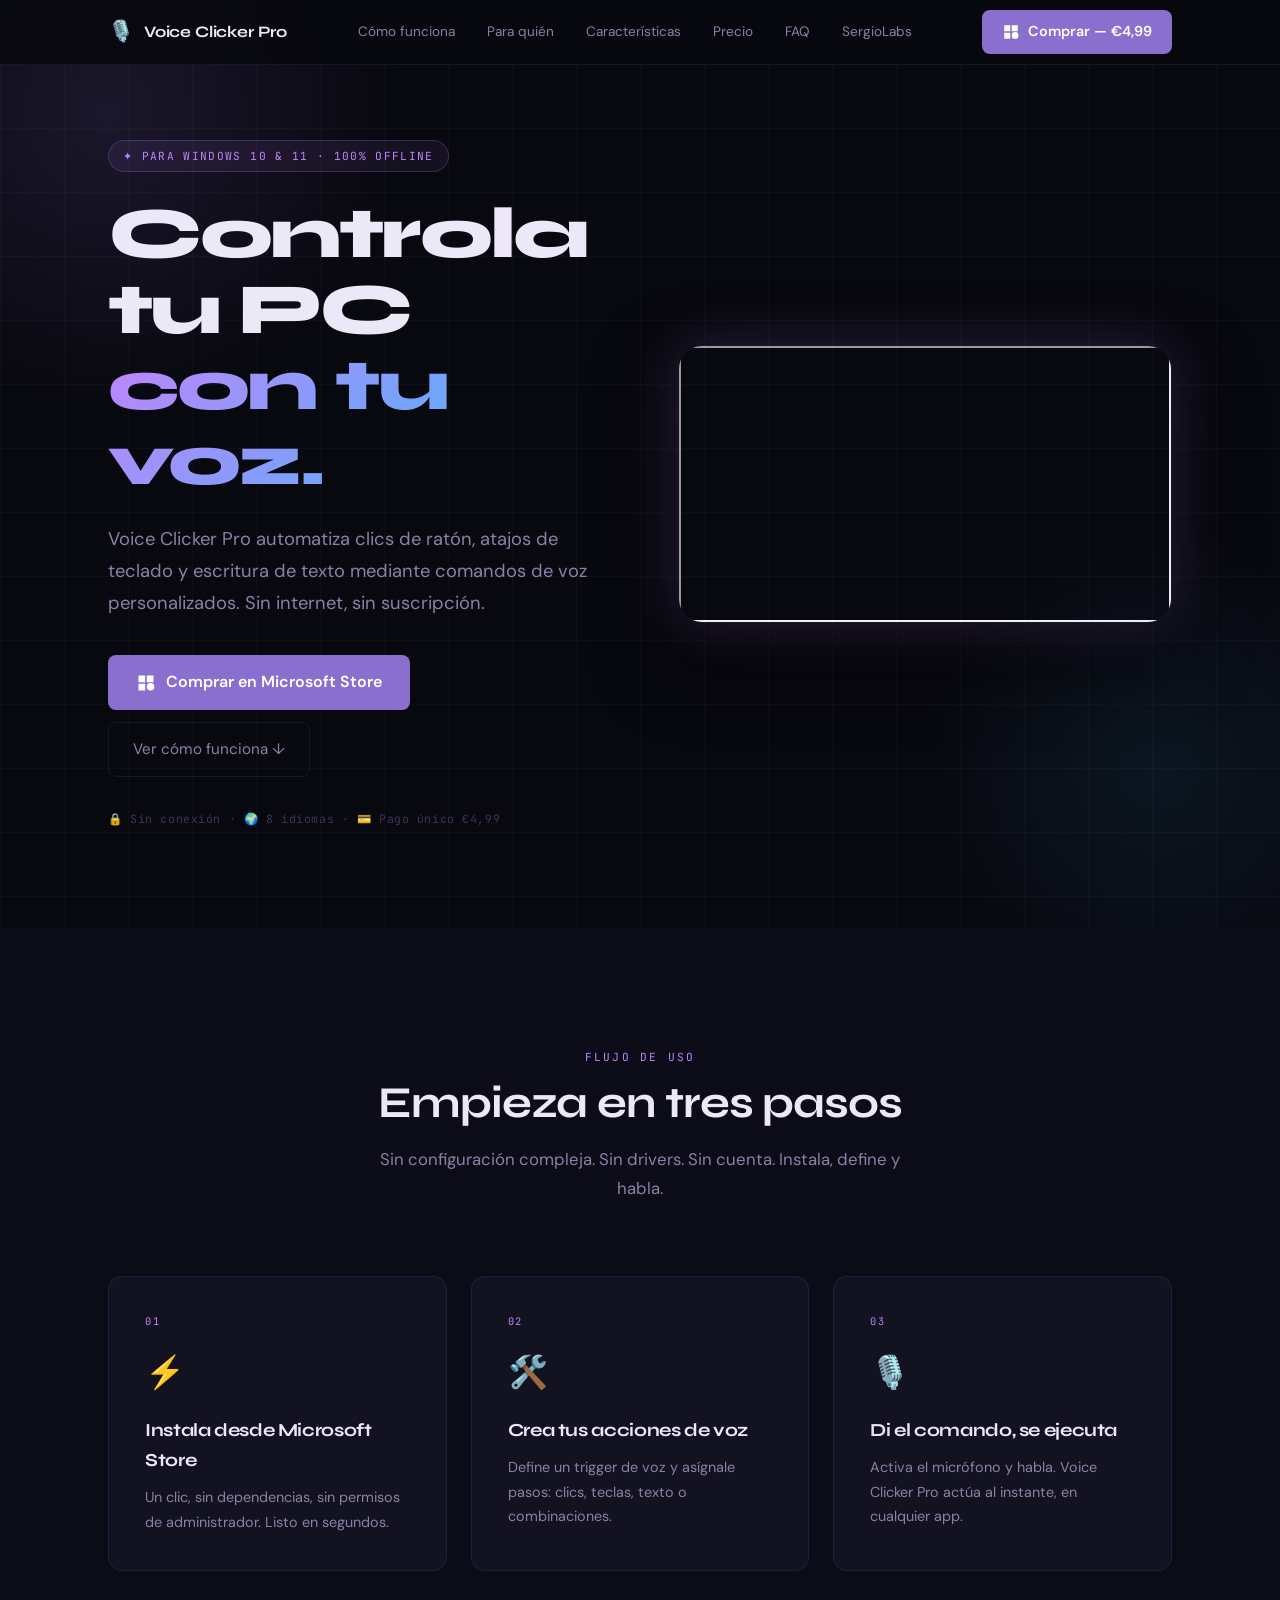
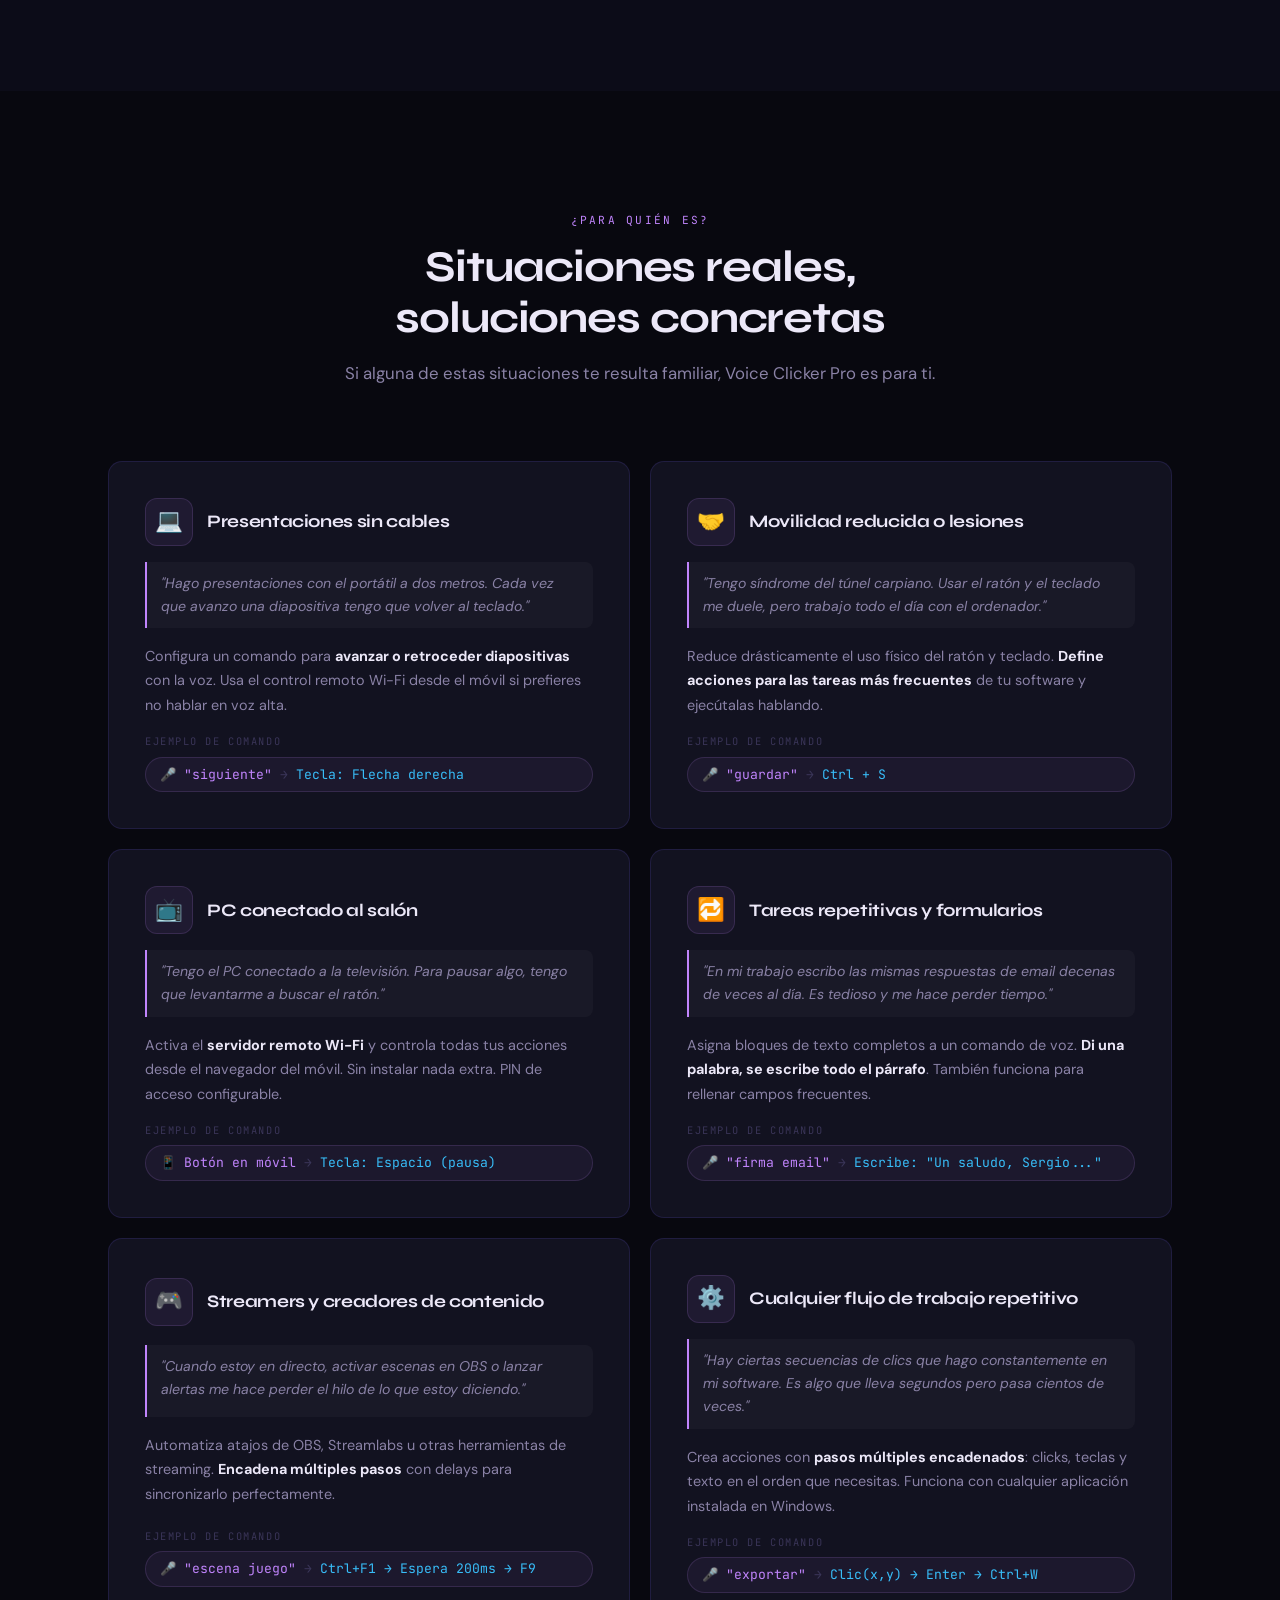
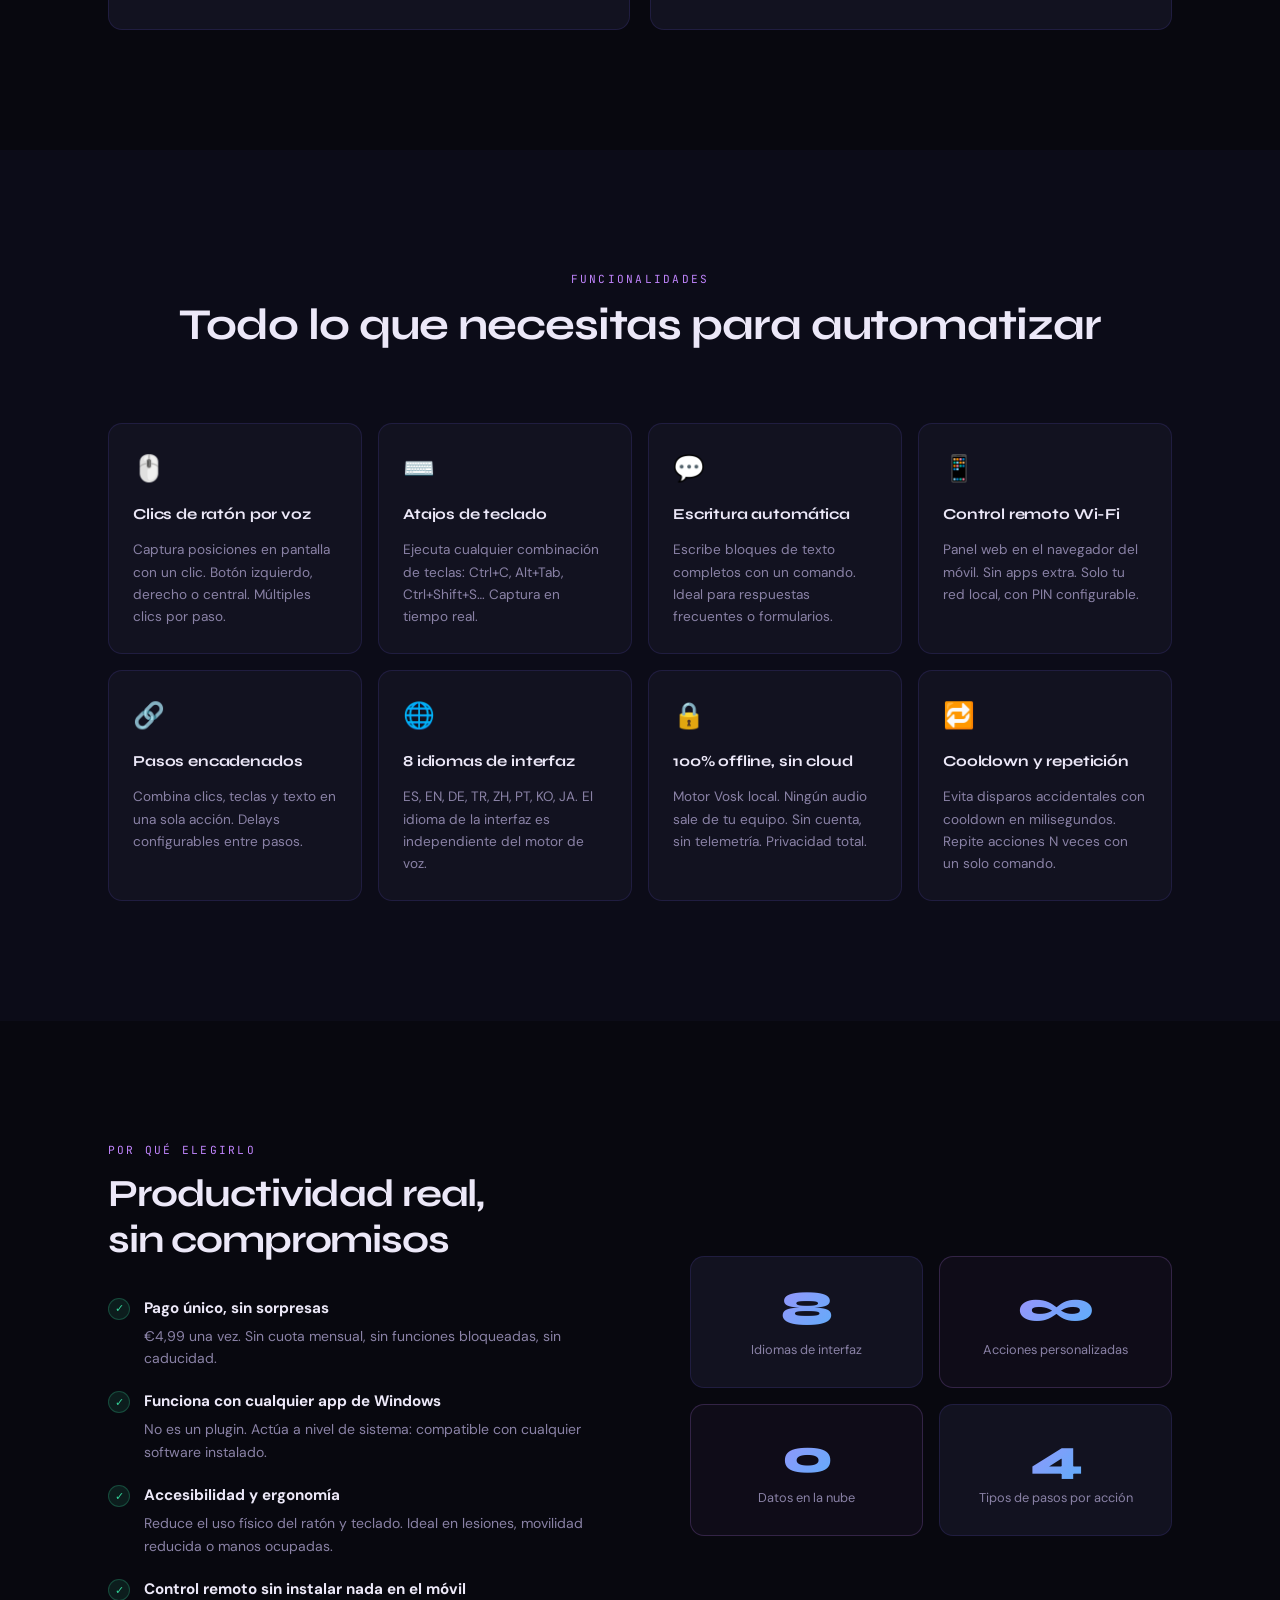
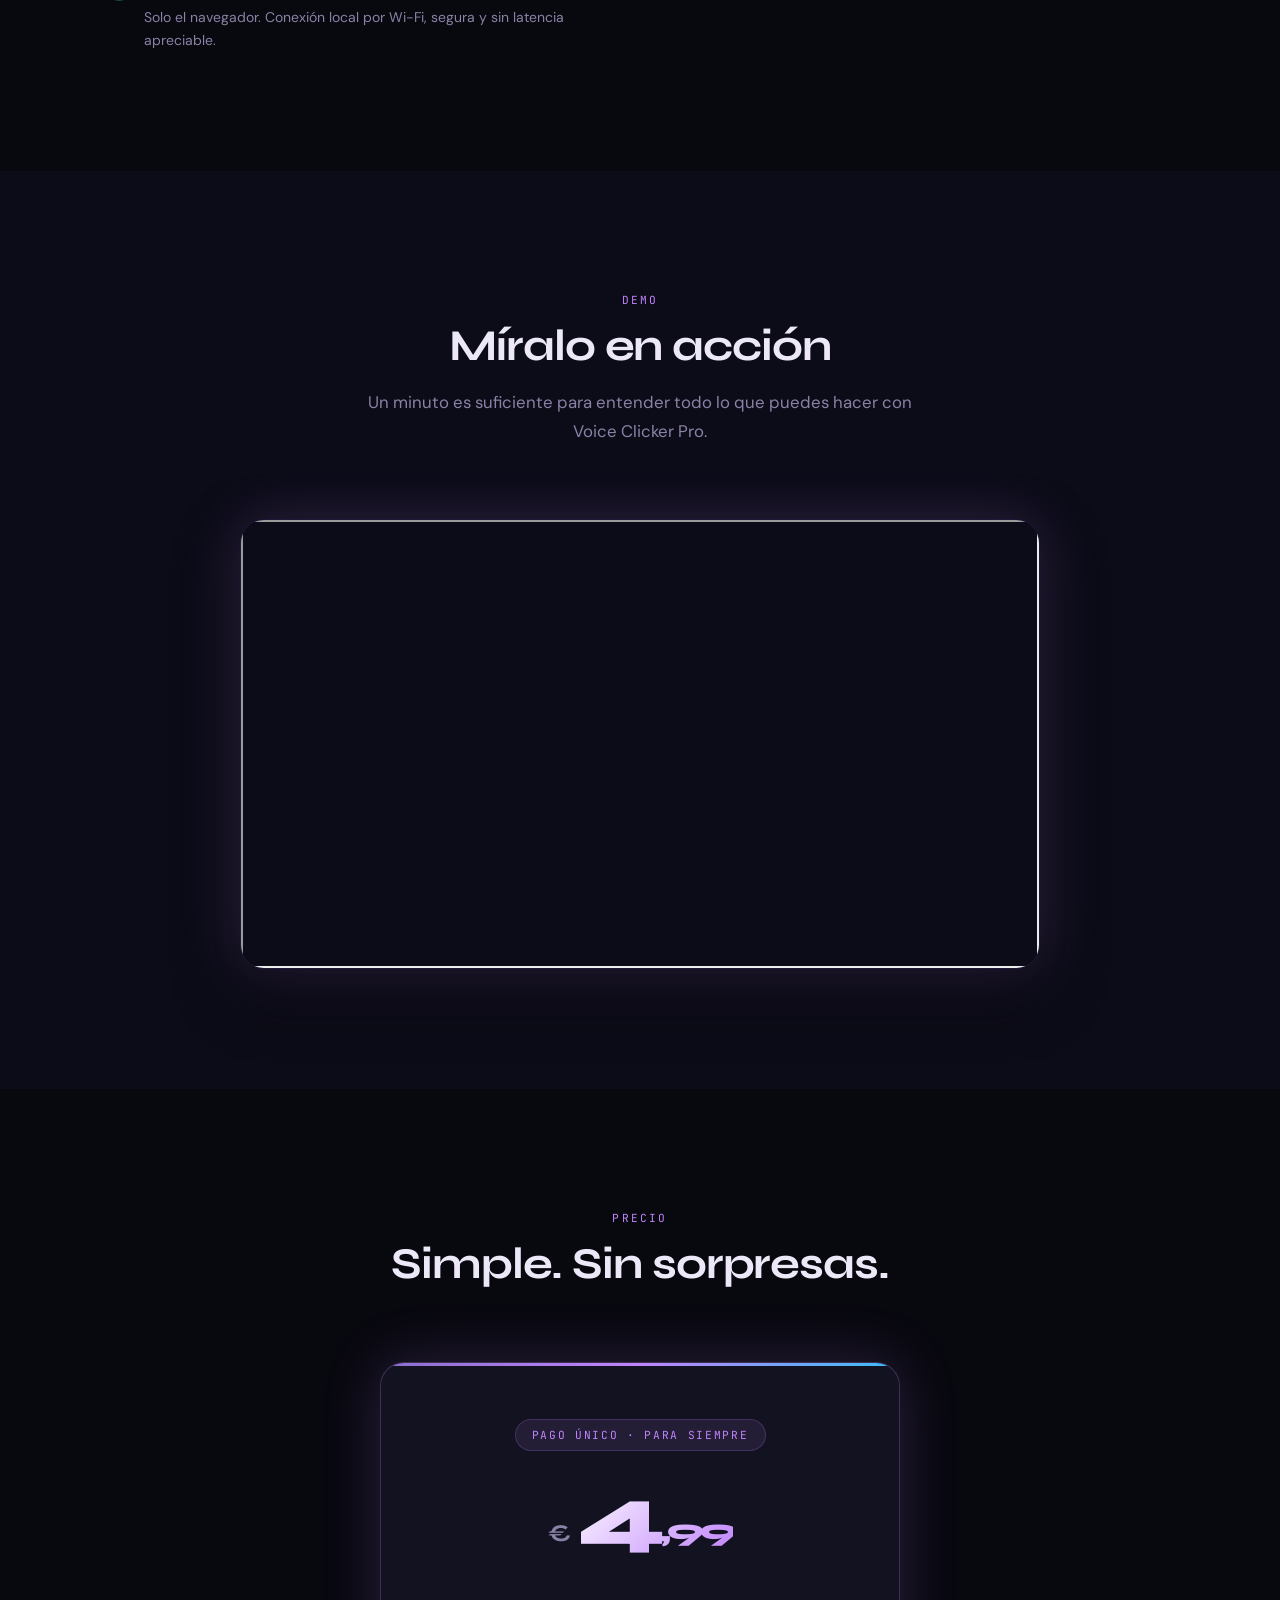
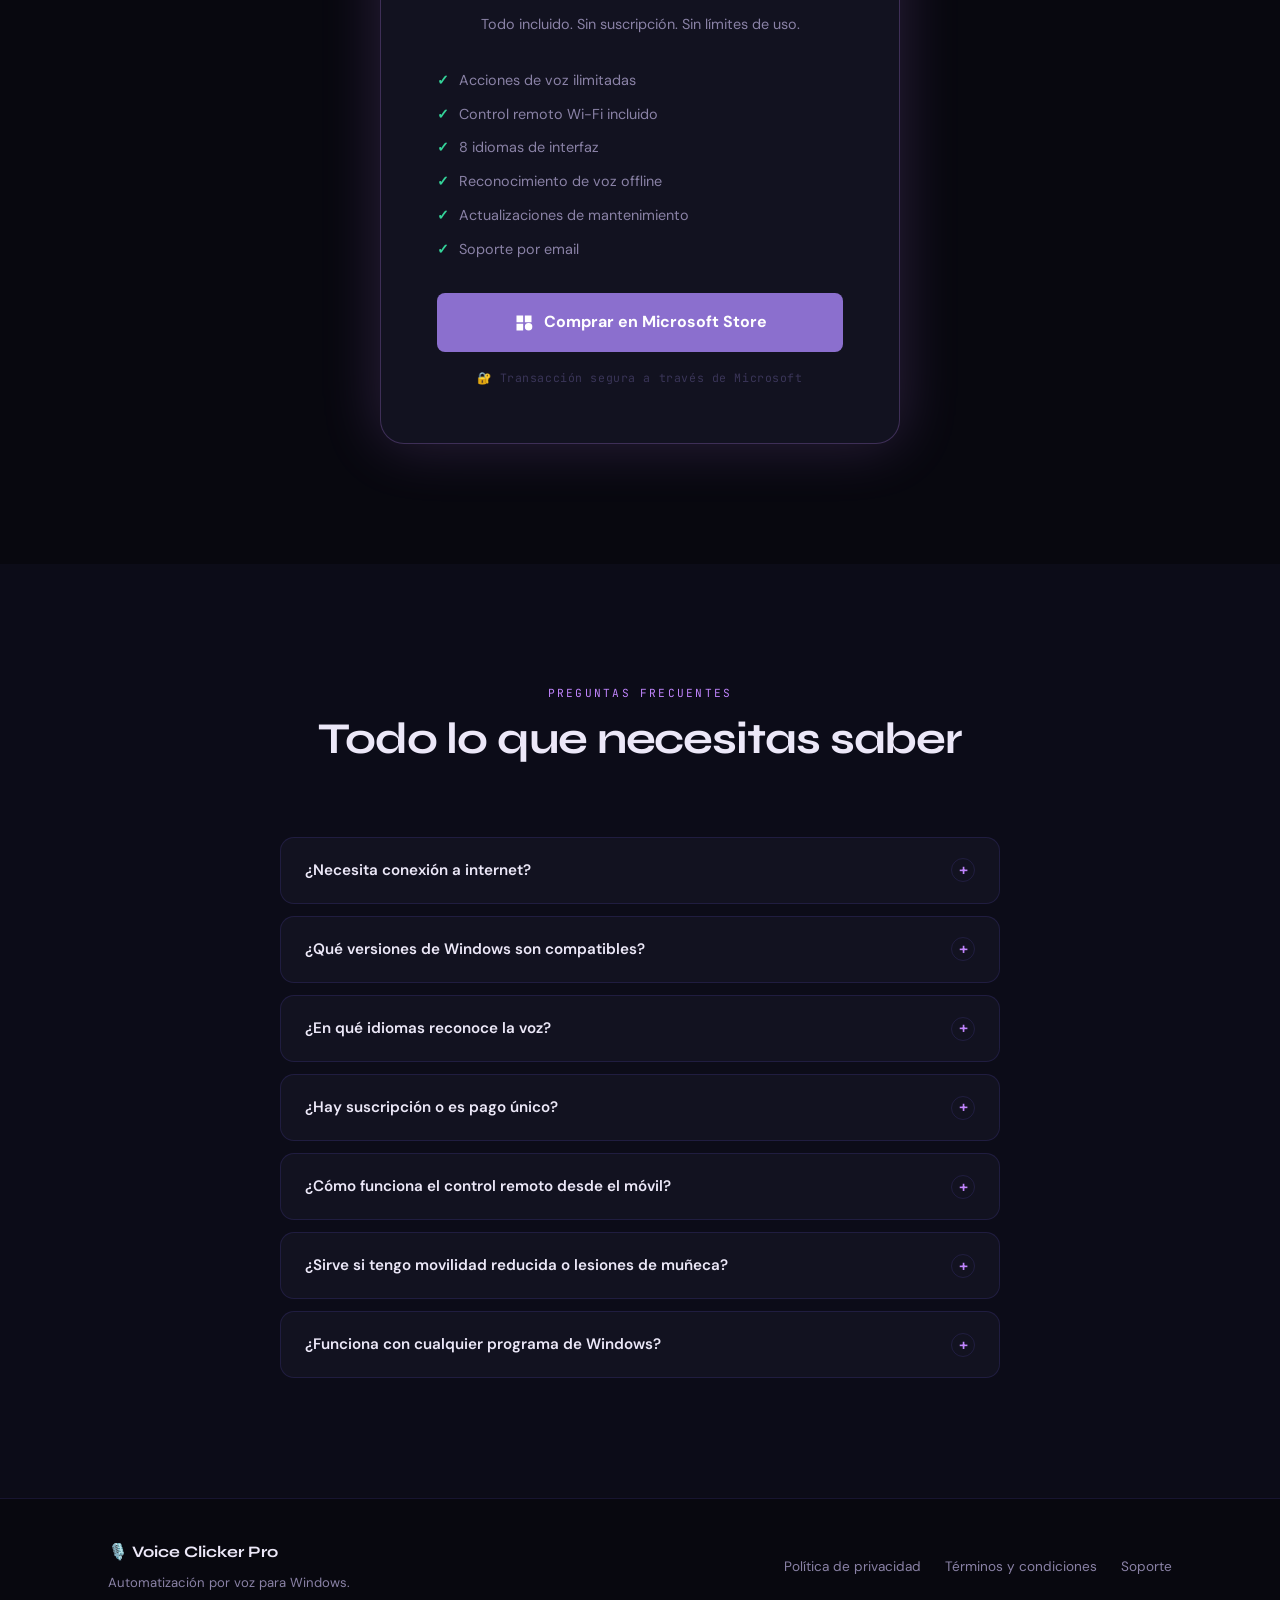
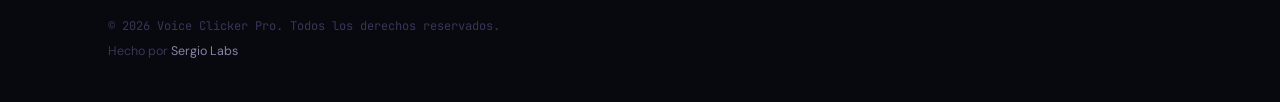
<file: voiceclickerpro.html>
<!DOCTYPE html>
<html lang="es" dir="ltr">
<head>
  <meta charset="UTF-8" />
  <meta name="viewport" content="width=device-width, initial-scale=1.0" />

  <!-- SEO Primary -->
  <title>Voice Clicker Pro — Control por Voz para Windows | Automatización sin Internet</title>
  <meta name="description" content="Automatiza clics, atajos de teclado y texto con tu voz en Windows. Sin internet, sin suscripción, 100% offline. Control remoto desde el móvil incluido. Disponible en Microsoft Store." />
  <meta name="keywords" content="voice clicker, control por voz, automatización windows, clicker voz, voice automation, voice commands windows, automatizar teclado ratón, reconocimiento de voz offline, accesibilidad windows, voice recognition windows" />
  <meta name="robots" content="index, follow" />
  <meta name="author" content="Sergio Labs" />
  <link rel="canonical" href="https://voiceclickerpro.app/" />

  <!-- Open Graph -->
  <meta property="og:type" content="website" />
  <meta property="og:url" content="https://voiceclickerpro.app/" />
  <meta property="og:title" content="Voice Clicker Pro — Controla tu PC con la voz" />
  <meta property="og:description" content="Automatiza clics, atajos y texto con comandos de voz en Windows. Sin internet, sin suscripción. Funciona con cualquier aplicación." />
  <meta property="og:image" content="img/og-image.png" />
  <meta property="og:locale" content="es_ES" />
  <meta property="og:site_name" content="Voice Clicker Pro" />

  <!-- Twitter Cards -->
  <meta name="twitter:card" content="summary_large_image" />
  <meta name="twitter:title" content="Voice Clicker Pro — Control por Voz para Windows" />
  <meta name="twitter:description" content="Automatiza tu PC con comandos de voz. Sin cloud, sin suscripción. Descárgalo en Microsoft Store." />
  <meta name="twitter:image" content="img/og-image.png" />

  <!-- Structured Data -->
  <script type="application/ld+json">
  {
    "@context": "https://schema.org",
    "@graph": [
      {
        "@type": "SoftwareApplication",
        "name": "Voice Clicker Pro",
        "applicationCategory": "UtilitiesApplication",
        "operatingSystem": "Windows 10, Windows 11",
        "description": "Aplicación de escritorio para Windows que automatiza clics de ratón, atajos de teclado y escritura de texto mediante comandos de voz personalizados. Incluye control remoto Wi-Fi, soporte para 8 idiomas y reconocimiento de voz offline con Vosk.",
        "offers": {
          "@type": "Offer",
          "price": "4.99",
          "priceCurrency": "EUR",
          "availability": "https://schema.org/InStock",
          "url": "https://apps.microsoft.com/detail/9NT4K8DXNHBM"
        },
        "softwareVersion": "1.0",
        "downloadUrl": "https://apps.microsoft.com/detail/9NT4K8DXNHBM",
        "inLanguage": ["es","en","de","tr","zh","pt","ko","ja"],
        "featureList": [
          "Automatización de clics de ratón por voz",
          "Ejecución de atajos de teclado por voz",
          "Escritura automática de texto por voz",
          "Control remoto Wi-Fi desde navegador móvil",
          "Reconocimiento de voz offline sin internet",
          "Acciones multi-paso con delays configurables",
          "8 idiomas de interfaz"
        ],
        "publisher": {
          "@type": "Organization",
          "name": "Sergio Labs",
          "url": "https://sergiolabs.com"
        }
      },
      {
        "@type": "FAQPage",
        "mainEntity": [
          {
            "@type": "Question",
            "name": "¿Voice Clicker Pro necesita conexión a internet?",
            "acceptedAnswer": {
              "@type": "Answer",
              "text": "No. El reconocimiento de voz funciona completamente offline usando el motor Vosk. Ningún audio ni dato se envía a ningún servidor."
            }
          },
          {
            "@type": "Question",
            "name": "¿Qué versiones de Windows son compatibles?",
            "acceptedAnswer": {
              "@type": "Answer",
              "text": "Voice Clicker Pro es compatible con Windows 10 y Windows 11 en arquitectura 64 bits."
            }
          },
          {
            "@type": "Question",
            "name": "¿El pago es único o hay suscripción?",
            "acceptedAnswer": {
              "@type": "Answer",
              "text": "Pago único de 4,99€ en Microsoft Store. Sin cuota mensual, sin funciones bloqueadas, sin anuncios."
            }
          }
        ]
      }
    ]
  }
  </script>

  <link rel="preconnect" href="https://fonts.googleapis.com" />
  <link rel="preconnect" href="https://fonts.gstatic.com" crossorigin />
  <link href="https://fonts.googleapis.com/css2?family=Syne:wght@600;700;800&family=DM+Sans:ital,opsz,wght@0,9..40,300;0,9..40,400;0,9..40,500;0,9..40,600;1,9..40,400&family=JetBrains+Mono:wght@400;500&display=swap" rel="stylesheet" />

  <style>
    /* ══════════════════════════════════════════
       ROOT VARIABLES
    ══════════════════════════════════════════ */
    :root {
      --color-bg:         #08080f;
      --color-bg-2:       #0c0c18;
      --color-surface:    #121220;
      --color-surface-2:  #1a1a2e;
      --color-border:     rgba(120,100,255,0.14);
      --color-border-2:   rgba(255,255,255,0.06);

      --color-primary:    #8b6fce;
      --color-primary-h:  #a98ae0;
      --color-accent:     #c084fc;
      --color-accent-2:   #38bdf8;
      --color-glow:       rgba(192,132,252,0.2);

      --color-text:       #ece8f8;
      --color-muted:      #8a82a6;
      --color-faint:      #3a3558;
      --color-success:    #34d399;

      --font-display: 'Syne', sans-serif;
      --font-body:    'DM Sans', sans-serif;
      --font-mono:    'JetBrains Mono', monospace;

      --container: 1160px;
      --pad: clamp(20px, 5vw, 48px);
      --radius:    14px;
      --radius-sm: 8px;
      --radius-lg: 24px;

      --shadow-glow: 0 0 60px var(--color-glow);
    }

    /* ══════════════════════════════════════════
       RESET
    ══════════════════════════════════════════ */
    *, *::before, *::after { box-sizing: border-box; margin: 0; padding: 0; }
    html { scroll-behavior: smooth; font-size: 16px; -webkit-text-size-adjust: 100%; }
    body {
      font-family: var(--font-body);
      background: var(--color-bg);
      color: var(--color-text);
      line-height: 1.65;
      overflow-x: hidden;
    }
    img, video, iframe { max-width: 100%; display: block; }
    a { color: inherit; text-decoration: none; }
    ul, ol { list-style: none; }
    button { cursor: pointer; font: inherit; background: none; border: none; }
    :focus-visible { outline: 2px solid var(--color-accent); outline-offset: 3px; border-radius: var(--radius-sm); }

    @media (prefers-reduced-motion: reduce) {
      *, *::before, *::after {
        animation-duration: 0.01ms !important;
        transition-duration: 0.01ms !important;
      }
    }

    /* ══════════════════════════════════════════
       LAYOUT
    ══════════════════════════════════════════ */
    .container {
      width: 100%;
      max-width: var(--container);
      margin-inline: auto;
      padding-inline: var(--pad);
    }

    .section {
      padding-block: clamp(64px, 10vw, 120px);
    }

    .section-header {
      text-align: center;
      margin-bottom: clamp(40px, 6vw, 72px);
    }

    .kicker {
      font-family: var(--font-mono);
      font-size: 0.7rem;
      letter-spacing: 0.2em;
      text-transform: uppercase;
      color: var(--color-accent);
      display: block;
      margin-bottom: 12px;
    }

    .section-title {
      font-family: var(--font-display);
      font-size: clamp(1.75rem, 4vw, 2.75rem);
      font-weight: 700;
      line-height: 1.15;
      letter-spacing: -0.025em;
      margin-bottom: 16px;
    }

    .section-desc {
      font-size: 1.05rem;
      color: var(--color-muted);
      max-width: 560px;
      margin-inline: auto;
      line-height: 1.75;
    }

    /* ══════════════════════════════════════════
       HEADER
    ══════════════════════════════════════════ */
    .header {
      position: fixed;
      top: 0; left: 0; right: 0;
      z-index: 200;
      background: rgba(8,8,15,0.85);
      backdrop-filter: blur(20px);
      border-bottom: 1px solid var(--color-border);
    }

    .header__inner {
      display: flex;
      align-items: center;
      justify-content: space-between;
      height: 64px;
      gap: 24px;
    }

    .header__logo {
      display: flex;
      align-items: center;
      gap: 10px;
      font-family: var(--font-display);
      font-weight: 700;
      font-size: 1rem;
      letter-spacing: -0.01em;
    }

    .header__logo-icon { font-size: 1.3rem; }

    .header__nav { display: flex; align-items: center; gap: 8px; }

    .header__nav a {
      font-size: 0.85rem;
      color: var(--color-muted);
      padding: 6px 12px;
      border-radius: var(--radius-sm);
      transition: color 200ms, background 200ms;
      white-space: nowrap;
    }

    .header__nav a:hover { color: var(--color-text); background: var(--color-surface); }

    .header__right {
      display: flex;
      align-items: center;
      gap: 12px;
      flex-shrink: 0;
    }

    /* Lang selector */
    .lang-wrap { position: relative; }

    .lang-btn {
      display: flex;
      align-items: center;
      gap: 6px;
      font-family: var(--font-mono);
      font-size: 0.75rem;
      color: var(--color-muted);
      background: var(--color-surface);
      border: 1px solid var(--color-border);
      padding: 6px 10px;
      border-radius: var(--radius-sm);
      transition: border-color 200ms;
    }

    .lang-btn:hover { border-color: var(--color-primary); color: var(--color-text); }

    .lang-dropdown {
      position: absolute;
      top: calc(100% + 8px);
      right: 0;
      min-width: 150px;
      background: var(--color-surface-2);
      border: 1px solid var(--color-border);
      border-radius: var(--radius);
      overflow: hidden;
      display: none;
      z-index: 300;
    }

    .lang-dropdown.open { display: block; }

    .lang-dropdown li {
      padding: 10px 16px;
      font-size: 0.85rem;
      color: var(--color-muted);
      cursor: pointer;
      transition: background 150ms, color 150ms;
    }

    .lang-dropdown li:hover { background: var(--color-surface); color: var(--color-text); }
    .lang-dropdown li[aria-selected="true"] { color: var(--color-accent); }

    /* Mobile nav toggle */
    .nav-toggle {
      display: none;
      flex-direction: column;
      justify-content: center;
      align-items: center;
      gap: 5px;
      width: 36px;
      height: 36px;
    }

    .nav-toggle span {
      width: 20px; height: 2px;
      background: var(--color-text);
      border-radius: 2px;
      transition: transform 300ms, opacity 300ms;
    }

    .nav-toggle.active span:nth-child(1) { transform: translateY(7px) rotate(45deg); }
    .nav-toggle.active span:nth-child(2) { opacity: 0; }
    .nav-toggle.active span:nth-child(3) { transform: translateY(-7px) rotate(-45deg); }

    @media (max-width: 860px) {
      .header__nav { display: none; position: absolute; top: 64px; left: 0; right: 0; background: var(--color-bg-2); border-bottom: 1px solid var(--color-border); flex-direction: column; padding: 16px var(--pad); gap: 4px; }
      .header__nav.open { display: flex; }
      .header__nav a { font-size: 1rem; padding: 12px; width: 100%; }
      .nav-toggle { display: flex; }
    }

    /* CTA button */
    .btn-primary {
      display: inline-flex;
      align-items: center;
      gap: 8px;
      background: var(--color-primary);
      color: #fff;
      font-weight: 600;
      font-size: 0.9rem;
      padding: 10px 20px;
      border-radius: var(--radius-sm);
      white-space: nowrap;
      transition: background 200ms, transform 150ms, box-shadow 200ms;
    }

    .btn-primary:hover {
      background: var(--color-primary-h);
      transform: translateY(-1px);
      box-shadow: 0 8px 24px rgba(139,111,206,0.4);
    }

    .btn-primary svg { width: 18px; height: 18px; flex-shrink: 0; }

    /* ══════════════════════════════════════════
       HERO
    ══════════════════════════════════════════ */
    .hero {
      min-height: 100svh;
      display: flex;
      align-items: center;
      padding-block: clamp(100px, 14vw, 140px) clamp(60px, 8vw, 100px);
      position: relative;
      overflow: hidden;
    }

    .hero__bg {
      position: absolute;
      inset: 0;
      background-image:
        linear-gradient(rgba(255,255,255,0.025) 1px, transparent 1px),
        linear-gradient(90deg, rgba(255,255,255,0.025) 1px, transparent 1px);
      background-size: 64px 64px;
    }

    .hero__orb {
      position: absolute;
      border-radius: 50%;
      pointer-events: none;
    }

    .hero__orb--1 {
      width: min(600px,80vw);
      height: min(600px,80vw);
      top: -20%;
      left: -15%;
      background: radial-gradient(circle, rgba(139,111,206,0.15) 0%, transparent 70%);
    }

    .hero__orb--2 {
      width: min(500px,70vw);
      height: min(500px,70vw);
      bottom: -10%;
      right: -10%;
      background: radial-gradient(circle, rgba(56,189,248,0.08) 0%, transparent 70%);
    }

    .hero__inner {
      display: grid;
      grid-template-columns: 1fr 1fr;
      gap: clamp(32px, 6vw, 80px);
      align-items: center;
      position: relative;
      z-index: 1;
    }

    @media (max-width: 860px) {
      .hero__inner { grid-template-columns: 1fr; text-align: center; }
    }

    .hero__badge {
      display: inline-flex;
      align-items: center;
      gap: 8px;
      font-family: var(--font-mono);
      font-size: 0.7rem;
      letter-spacing: 0.12em;
      text-transform: uppercase;
      color: var(--color-accent);
      background: rgba(192,132,252,0.08);
      border: 1px solid rgba(192,132,252,0.2);
      padding: 6px 14px;
      border-radius: 100px;
      margin-bottom: 24px;
    }

    .hero__title {
      font-family: var(--font-display);
      font-size: clamp(2.4rem, 6vw, 4.5rem);
      font-weight: 800;
      line-height: 1.05;
      letter-spacing: -0.04em;
      margin-bottom: 24px;
    }

    .hero__title-accent {
      display: block;
      background: linear-gradient(135deg, var(--color-accent), var(--color-accent-2));
      -webkit-background-clip: text;
      -webkit-text-fill-color: transparent;
      background-clip: text;
    }

    .hero__sub {
      font-size: clamp(1rem, 2vw, 1.15rem);
      color: var(--color-muted);
      line-height: 1.75;
      margin-bottom: 36px;
      max-width: 480px;
    }

    @media (max-width: 860px) {
      .hero__sub { margin-inline: auto; }
    }

    .hero__cta-group {
      display: flex;
      flex-wrap: wrap;
      gap: 12px;
      margin-bottom: 32px;
    }

    @media (max-width: 860px) {
      .hero__cta-group { justify-content: center; }
    }

    .hero__cta-primary {
      display: inline-flex;
      align-items: center;
      gap: 10px;
      background: var(--color-primary);
      color: #fff;
      font-weight: 600;
      font-size: 1rem;
      padding: 14px 28px;
      border-radius: var(--radius-sm);
      transition: background 200ms, transform 150ms, box-shadow 200ms;
    }

    .hero__cta-primary:hover {
      background: var(--color-primary-h);
      transform: translateY(-2px);
      box-shadow: 0 12px 32px rgba(139,111,206,0.45);
    }

    .hero__cta-primary svg { width: 20px; height: 20px; }

    .hero__cta-ghost {
      display: inline-flex;
      align-items: center;
      gap: 8px;
      font-size: 0.95rem;
      color: var(--color-muted);
      border: 1px solid var(--color-border);
      padding: 14px 24px;
      border-radius: var(--radius-sm);
      transition: border-color 200ms, color 200ms, background 200ms;
    }

    .hero__cta-ghost:hover {
      border-color: var(--color-primary);
      color: var(--color-text);
      background: rgba(139,111,206,0.06);
    }

    .hero__trust {
      font-family: var(--font-mono);
      font-size: 0.72rem;
      color: var(--color-faint);
      letter-spacing: 0.05em;
    }

    /* Hero video wrapper */
    .hero__video-wrap {
      position: relative;
      border-radius: var(--radius-lg);
      overflow: hidden;
      border: 1px solid var(--color-border);
      box-shadow: var(--shadow-glow), 0 32px 80px rgba(0,0,0,0.6);
      aspect-ratio: 16/9;
    }

    .hero__video-wrap iframe {
      width: 100%;
      height: 100%;
      position: absolute;
      inset: 0;
    }

    /* ══════════════════════════════════════════
       HOW IT WORKS
    ══════════════════════════════════════════ */
    .how { background: var(--color-bg-2); }

    .how__steps {
      display: grid;
      grid-template-columns: repeat(3, 1fr);
      gap: 24px;
      position: relative;
    }

    @media (max-width: 700px) {
      .how__steps { grid-template-columns: 1fr; }
    }

    .how__step {
      background: var(--color-surface);
      border: 1px solid var(--color-border);
      border-radius: var(--radius);
      padding: clamp(24px, 4vw, 36px);
      position: relative;
      overflow: hidden;
      transition: border-color 300ms;
    }

    .how__step::after {
      content: '';
      position: absolute;
      bottom: 0; left: 0; right: 0;
      height: 2px;
      background: linear-gradient(90deg, var(--color-primary), var(--color-accent));
      opacity: 0;
      transition: opacity 300ms;
    }

    .how__step:hover { border-color: rgba(192,132,252,0.25); }
    .how__step:hover::after { opacity: 1; }

    .how__num {
      font-family: var(--font-mono);
      font-size: 0.65rem;
      letter-spacing: 0.15em;
      color: var(--color-accent);
      margin-bottom: 16px;
    }

    .how__icon {
      font-size: 2rem;
      margin-bottom: 16px;
    }

    .how__title {
      font-family: var(--font-display);
      font-size: 1.15rem;
      font-weight: 700;
      margin-bottom: 10px;
      letter-spacing: -0.02em;
    }

    .how__desc {
      font-size: 0.9rem;
      color: var(--color-muted);
      line-height: 1.7;
    }

    /* ══════════════════════════════════════════
       USE CASES  ← nueva sección
    ══════════════════════════════════════════ */
    .usecases { background: var(--color-bg); }

    .usecases__intro {
      max-width: 640px;
      margin-inline: auto;
      text-align: center;
      margin-bottom: clamp(40px, 6vw, 72px);
    }

    .usecases__intro .section-title { margin-bottom: 16px; }

    .usecases__intro p {
      font-size: 1.05rem;
      color: var(--color-muted);
      line-height: 1.75;
    }

    .usecases__grid {
      display: grid;
      grid-template-columns: repeat(2, 1fr);
      gap: 20px;
    }

    @media (max-width: 700px) {
      .usecases__grid { grid-template-columns: 1fr; }
    }

    .usecase-card {
      background: var(--color-surface);
      border: 1px solid var(--color-border);
      border-radius: var(--radius);
      padding: clamp(24px, 4vw, 36px);
      display: grid;
      gap: 16px;
      transition: border-color 300ms, box-shadow 300ms;
    }

    .usecase-card:hover {
      border-color: rgba(192,132,252,0.25);
      box-shadow: 0 12px 40px rgba(0,0,0,0.4);
    }

    .usecase-card__header {
      display: flex;
      align-items: center;
      gap: 14px;
    }

    .usecase-card__emoji {
      width: 48px; height: 48px;
      background: rgba(192,132,252,0.08);
      border: 1px solid rgba(192,132,252,0.15);
      border-radius: 12px;
      display: flex;
      align-items: center;
      justify-content: center;
      font-size: 1.4rem;
      flex-shrink: 0;
    }

    .usecase-card__title {
      font-family: var(--font-display);
      font-size: 1.1rem;
      font-weight: 700;
      letter-spacing: -0.02em;
    }

    .usecase-card__scenario {
      font-size: 0.88rem;
      color: var(--color-muted);
      font-style: italic;
      background: rgba(255,255,255,0.03);
      border-left: 2px solid var(--color-accent);
      padding: 10px 14px;
      border-radius: 0 var(--radius-sm) var(--radius-sm) 0;
      line-height: 1.65;
    }

    .usecase-card__body {
      font-size: 0.9rem;
      color: var(--color-muted);
      line-height: 1.7;
    }

    .usecase-card__body strong { color: var(--color-text); }

    .usecase-card__example {
      display: flex;
      flex-direction: column;
      gap: 6px;
    }

    .usecase-card__example-label {
      font-family: var(--font-mono);
      font-size: 0.65rem;
      letter-spacing: 0.15em;
      text-transform: uppercase;
      color: var(--color-faint);
    }

    .command-chip {
      display: inline-flex;
      align-items: center;
      gap: 8px;
      font-family: var(--font-mono);
      font-size: 0.82rem;
      background: rgba(192,132,252,0.06);
      border: 1px solid rgba(192,132,252,0.15);
      padding: 6px 14px;
      border-radius: 100px;
      color: var(--color-accent);
      flex-wrap: wrap;
    }

    .command-chip__arrow {
      color: var(--color-faint);
      flex-shrink: 0;
    }

    .command-chip__action {
      color: var(--color-accent-2);
    }

    /* ══════════════════════════════════════════
       FEATURES
    ══════════════════════════════════════════ */
    .features { background: var(--color-bg-2); }

    .features__grid {
      display: grid;
      grid-template-columns: repeat(4, 1fr);
      gap: 16px;
    }

    @media (max-width: 1000px) {
      .features__grid { grid-template-columns: repeat(2, 1fr); }
    }

    @media (max-width: 500px) {
      .features__grid { grid-template-columns: 1fr; }
    }

    .feat-card {
      background: var(--color-surface);
      border: 1px solid var(--color-border);
      border-radius: var(--radius);
      padding: 24px;
      display: flex;
      flex-direction: column;
      gap: 12px;
      transition: border-color 250ms;
    }

    .feat-card:hover { border-color: rgba(192,132,252,0.25); }

    .feat-card__icon { font-size: 1.6rem; }

    .feat-card__title {
      font-family: var(--font-display);
      font-size: 0.95rem;
      font-weight: 700;
      letter-spacing: -0.01em;
    }

    .feat-card__desc {
      font-size: 0.85rem;
      color: var(--color-muted);
      line-height: 1.65;
    }

    /* ══════════════════════════════════════════
       BENEFITS / STATS
    ══════════════════════════════════════════ */
    .benefits { background: var(--color-bg); }

    .benefits__inner {
      display: grid;
      grid-template-columns: 1fr 1fr;
      gap: clamp(40px, 8vw, 100px);
      align-items: center;
    }

    @media (max-width: 860px) {
      .benefits__inner { grid-template-columns: 1fr; }
    }

    .benefits__title {
      font-family: var(--font-display);
      font-size: clamp(1.75rem, 3.5vw, 2.4rem);
      font-weight: 700;
      letter-spacing: -0.03em;
      line-height: 1.2;
      margin-bottom: 32px;
    }

    .benefits__list { display: flex; flex-direction: column; gap: 20px; }

    .benefit {
      display: flex;
      gap: 14px;
      align-items: flex-start;
    }

    .benefit__check {
      width: 22px; height: 22px;
      background: rgba(52,211,153,0.1);
      border: 1px solid rgba(52,211,153,0.25);
      border-radius: 50%;
      display: flex;
      align-items: center;
      justify-content: center;
      flex-shrink: 0;
      margin-top: 2px;
      font-size: 0.7rem;
      color: var(--color-success);
    }

    .benefit strong { display: block; margin-bottom: 4px; font-size: 0.95rem; }
    .benefit p { font-size: 0.875rem; color: var(--color-muted); line-height: 1.6; }

    .benefits__stats {
      display: grid;
      grid-template-columns: 1fr 1fr;
      gap: 16px;
    }

    .stat-card {
      background: var(--color-surface);
      border: 1px solid var(--color-border);
      border-radius: var(--radius);
      padding: 28px 24px;
      text-align: center;
    }

    .stat-card--accent {
      border-color: rgba(192,132,252,0.2);
      background: rgba(192,132,252,0.04);
    }

    .stat-card__num {
      font-family: var(--font-display);
      font-size: 3rem;
      font-weight: 800;
      letter-spacing: -0.04em;
      background: linear-gradient(135deg, var(--color-accent), var(--color-accent-2));
      -webkit-background-clip: text;
      -webkit-text-fill-color: transparent;
      background-clip: text;
      line-height: 1;
      margin-bottom: 8px;
    }

    .stat-card__label {
      font-size: 0.8rem;
      color: var(--color-muted);
      line-height: 1.4;
    }

    /* ══════════════════════════════════════════
       VIDEO
    ══════════════════════════════════════════ */
    .video-section { background: var(--color-bg-2); }

    .video-wrap {
      max-width: 800px;
      margin-inline: auto;
      border-radius: var(--radius-lg);
      overflow: hidden;
      border: 1px solid var(--color-border);
      box-shadow: var(--shadow-glow), 0 24px 60px rgba(0,0,0,0.5);
      aspect-ratio: 16/9;
      position: relative;
    }

    .video-wrap iframe {
      position: absolute;
      inset: 0;
      width: 100%;
      height: 100%;
    }

    /* ══════════════════════════════════════════
       PRICING
    ══════════════════════════════════════════ */
    .pricing { background: var(--color-bg); }

    .pricing__card {
      max-width: 520px;
      margin-inline: auto;
      background: var(--color-surface);
      border: 1px solid rgba(192,132,252,0.25);
      border-radius: var(--radius-lg);
      padding: clamp(32px, 6vw, 56px);
      text-align: center;
      position: relative;
      overflow: hidden;
      box-shadow: var(--shadow-glow);
    }

    .pricing__card::before {
      content: '';
      position: absolute;
      top: 0; left: 0; right: 0;
      height: 3px;
      background: linear-gradient(90deg, var(--color-primary), var(--color-accent), var(--color-accent-2));
    }

    .pricing__badge {
      display: inline-block;
      font-family: var(--font-mono);
      font-size: 0.7rem;
      letter-spacing: 0.15em;
      text-transform: uppercase;
      background: rgba(192,132,252,0.1);
      border: 1px solid rgba(192,132,252,0.2);
      color: var(--color-accent);
      padding: 6px 16px;
      border-radius: 100px;
      margin-bottom: 24px;
    }

    .pricing__price {
      display: flex;
      align-items: baseline;
      justify-content: center;
      gap: 6px;
      margin-bottom: 8px;
    }

    .pricing__currency {
      font-family: var(--font-display);
      font-size: 1.5rem;
      font-weight: 700;
      color: var(--color-muted);
    }

    .pricing__number {
      font-family: var(--font-display);
      font-size: 5rem;
      font-weight: 800;
      letter-spacing: -0.05em;
      line-height: 1;
      background: linear-gradient(135deg, #fff, var(--color-accent));
      -webkit-background-clip: text;
      -webkit-text-fill-color: transparent;
      background-clip: text;
    }

    .pricing__desc {
      font-size: 0.9rem;
      color: var(--color-muted);
      margin-bottom: 32px;
    }

    .pricing__features {
      display: flex;
      flex-direction: column;
      gap: 10px;
      margin-bottom: 32px;
      text-align: left;
    }

    .pricing__features li {
      display: flex;
      align-items: center;
      gap: 10px;
      font-size: 0.9rem;
      color: var(--color-muted);
    }

    .pricing__features li::before {
      content: '✓';
      color: var(--color-success);
      font-weight: 700;
      flex-shrink: 0;
    }

    .pricing__cta {
      display: flex;
      align-items: center;
      justify-content: center;
      gap: 10px;
      background: var(--color-primary);
      color: #fff;
      font-weight: 700;
      font-size: 1rem;
      padding: 16px 32px;
      border-radius: var(--radius-sm);
      transition: background 200ms, transform 150ms, box-shadow 200ms;
      margin-bottom: 16px;
      width: 100%;
    }

    .pricing__cta:hover {
      background: var(--color-primary-h);
      transform: translateY(-2px);
      box-shadow: 0 12px 32px rgba(139,111,206,0.45);
    }

    .pricing__cta svg { width: 20px; height: 20px; }

    .pricing__trust {
      font-family: var(--font-mono);
      font-size: 0.72rem;
      color: var(--color-faint);
      letter-spacing: 0.05em;
    }

    /* ══════════════════════════════════════════
       FAQ
    ══════════════════════════════════════════ */
    .faq { background: var(--color-bg-2); }

    .faq__list {
      max-width: 720px;
      margin-inline: auto;
      display: flex;
      flex-direction: column;
      gap: 12px;
    }

    .faq__item {
      background: var(--color-surface);
      border: 1px solid var(--color-border);
      border-radius: var(--radius);
      overflow: hidden;
    }

    .faq__toggle {
      width: 100%;
      display: flex;
      align-items: center;
      justify-content: space-between;
      gap: 16px;
      padding: 20px 24px;
      text-align: left;
      font-size: 0.95rem;
      font-weight: 600;
      color: var(--color-text);
      transition: background 200ms;
    }

    .faq__toggle:hover { background: rgba(255,255,255,0.03); }

    .faq__icon {
      width: 24px; height: 24px;
      border: 1px solid var(--color-border);
      border-radius: 50%;
      display: flex;
      align-items: center;
      justify-content: center;
      flex-shrink: 0;
      font-size: 1rem;
      color: var(--color-accent);
      transition: transform 250ms, background 200ms;
    }

    .faq__item.open .faq__icon { transform: rotate(45deg); background: rgba(192,132,252,0.1); }

    .faq__answer {
      max-height: 0;
      overflow: hidden;
      transition: max-height 300ms ease, padding 300ms;
    }

    .faq__answer.open { max-height: 400px; }

    .faq__answer-inner {
      padding: 0 24px 20px;
      font-size: 0.9rem;
      color: var(--color-muted);
      line-height: 1.75;
      border-top: 1px solid var(--color-border-2);
      padding-top: 16px;
    }

    /* ══════════════════════════════════════════
       FOOTER
    ══════════════════════════════════════════ */
    .footer {
      background: var(--color-bg);
      border-top: 1px solid var(--color-border);
      padding-block: 40px;
    }

    .footer__inner {
      display: flex;
      align-items: center;
      justify-content: space-between;
      flex-wrap: wrap;
      gap: 20px;
      margin-bottom: 24px;
    }

    .footer__brand {
      display: flex;
      flex-direction: column;
      gap: 6px;
    }

    .footer__logo {
      font-family: var(--font-display);
      font-size: 1rem;
      font-weight: 700;
      display: flex;
      align-items: center;
      gap: 8px;
    }

    .footer__tagline {
      font-size: 0.82rem;
      color: var(--color-muted);
    }

    .footer__nav-list {
      display: flex;
      flex-wrap: wrap;
      gap: 24px;
    }

    .footer__nav-list a {
      font-size: 0.85rem;
      color: var(--color-muted);
      transition: color 200ms;
    }

    .footer__nav-list a:hover { color: var(--color-text); }

    .footer__copy {
      font-family: var(--font-mono);
      font-size: 0.75rem;
      color: var(--color-faint);
    }

    .footer__made {
      margin-top: 4px;
      font-size: 0.78rem;
      color: var(--color-faint);
    }

    .footer__made a { color: var(--color-muted); transition: color 200ms; }
    .footer__made a:hover { color: var(--color-accent); }

    /* ══════════════════════════════════════════
       SCROLL REVEAL
    ══════════════════════════════════════════ */
    .reveal {
      opacity: 0;
      transform: translateY(24px);
      transition: opacity 500ms ease, transform 500ms ease;
    }

    .reveal.visible {
      opacity: 1;
      transform: none;
    }

    .reveal-d1 { transition-delay: 80ms; }
    .reveal-d2 { transition-delay: 160ms; }
    .reveal-d3 { transition-delay: 240ms; }

    /* ══════════════════════════════════════════
       PRICE DYNAMIC
    ══════════════════════════════════════════ */
    .pricing__offer-label {
      font-size: 0.82rem;
      color: var(--color-muted);
      margin-bottom: 28px;
    }

    .pricing__original {
      text-decoration: line-through;
      color: var(--color-faint);
      margin-right: 8px;
    }

    .pricing__discount-badge {
      font-family: var(--font-mono);
      font-size: 0.7rem;
      background: rgba(52,211,153,0.12);
      border: 1px solid rgba(52,211,153,0.25);
      color: var(--color-success);
      padding: 3px 10px;
      border-radius: 100px;
    }
  </style>
</head>
<body>

  <!-- ─────────────────── HEADER ─────────────────── -->
  <header class="header" role="banner">
    <div class="header__inner container">
      <a href="#hero" class="header__logo" aria-label="Voice Clicker Pro — Inicio">
        <span class="header__logo-icon" aria-hidden="true">🎙️</span>
        Voice Clicker Pro
      </a>

      <button class="nav-toggle" id="navToggle" aria-label="Abrir menú" aria-expanded="false" aria-controls="mainNav">
        <span></span><span></span><span></span>
      </button>

      <nav class="header__nav" id="mainNav" aria-label="Navegación principal">
        <a href="#how-it-works">Cómo funciona</a>
        <a href="#use-cases">Para quién</a>
        <a href="#features">Características</a>
        <a href="#pricing">Precio</a>
        <a href="#faq">FAQ</a>
        <a href="index.html">SergioLabs</a>
      </nav>

      <div class="header__right">
       <!-- <div class="lang-wrap">
          <button class="lang-btn" id="langBtn" aria-haspopup="listbox" aria-expanded="false">
            <span id="langBtnLabel">ES</span>
            <svg width="10" height="6" viewBox="0 0 10 6" aria-hidden="true"><path d="M0 0l5 6 5-6z" fill="currentColor"/></svg>
          </button>
          <ul class="lang-dropdown" id="langDropdown" role="listbox">
            <li role="option" data-lang="es" aria-selected="true">🇪🇸 Español</li>
            <li role="option" data-lang="en" aria-selected="false">🇬🇧 English</li>
            <li role="option" data-lang="de" aria-selected="false">🇩🇪 Deutsch</li>
            <li role="option" data-lang="tr" aria-selected="false">🇹🇷 Türkçe</li>
            <li role="option" data-lang="zh" aria-selected="false">🇨🇳 中文</li>
            <li role="option" data-lang="pt" aria-selected="false">🇧🇷 Português</li>
            <li role="option" data-lang="ko" aria-selected="false">🇰🇷 한국어</li>
            <li role="option" data-lang="ja" aria-selected="false">🇯🇵 日本語</li>
          </ul>
        </div>-->
        <a href="https://apps.microsoft.com/detail/9NT4K8DXNHBM" class="btn-primary" target="_blank" rel="noopener noreferrer" aria-label="Comprar en Microsoft Store">
          <svg viewBox="0 0 24 24" fill="currentColor" aria-hidden="true"><path d="M3 3h8v8H3V3zm10 0h8v8h-8V3zM3 13h8v8H3v-8zm10 3.5a4.5 4.5 0 119 0 4.5 4.5 0 01-9 0z"/></svg>
          Comprar — €4,99
        </a>
      </div>
    </div>
  </header>

  <main id="main-content">

    <!-- ─────────────────── HERO ─────────────────── -->
    <section class="hero section" id="hero" aria-labelledby="heroHeading">
      <div class="hero__bg" aria-hidden="true"></div>
      <div class="hero__orb hero__orb--1" aria-hidden="true"></div>
      <div class="hero__orb hero__orb--2" aria-hidden="true"></div>

      <div class="hero__inner container">
        <div class="hero__content">
          <span class="hero__badge">✦ Para Windows 10 &amp; 11 · 100% Offline</span>
          <h1 class="hero__title" id="heroHeading">
            Controla tu PC
            <span class="hero__title-accent">con tu voz.</span>
          </h1>
          <p class="hero__sub">
            Voice Clicker Pro automatiza clics de ratón, atajos de teclado y escritura de texto mediante comandos de voz personalizados. Sin internet, sin suscripción.
          </p>
          <div class="hero__cta-group">
            <a href="https://apps.microsoft.com/detail/9NT4K8DXNHBM?hl=es&gl=ES&ocid=pdpshare" class="hero__cta-primary" rel="noopener noreferrer" target="_blank">
              <svg viewBox="0 0 24 24" fill="currentColor" aria-hidden="true" width="20" height="20"><path d="M3 3h8v8H3V3zm10 0h8v8h-8V3zM3 13h8v8H3v-8zm10 3.5a4.5 4.5 0 119 0 4.5 4.5 0 01-9 0z"/></svg>
              Comprar en Microsoft Store
            </a>
            <a href="#how-it-works" class="hero__cta-ghost">Ver cómo funciona ↓</a>
          </div>
          <p class="hero__trust">🔒 Sin conexión · 🌍 8 idiomas · 💳 Pago único €4,99</p>
        </div>

        <div class="hero__video-wrap">
          <iframe
            src="https://www.youtube.com/embed/0KRyBC1XO44?si=29rLEFMLE-bjyf2-"
            title="Voice Clicker Pro — Video explicativo"
            loading="lazy"
            allow="accelerometer; autoplay; clipboard-write; encrypted-media; gyroscope; picture-in-picture; web-share"
            referrerpolicy="strict-origin-when-cross-origin"
            allowfullscreen>
          </iframe>
        </div>
      </div>
    </section>

    <!-- ─────────────────── HOW IT WORKS ─────────────────── -->
    <section class="how section" id="how-it-works" aria-labelledby="howHeading">
      <div class="container">
        <header class="section-header">
          <span class="kicker">Flujo de uso</span>
          <h2 class="section-title" id="howHeading">Empieza en tres pasos</h2>
          <p class="section-desc">Sin configuración compleja. Sin drivers. Sin cuenta. Instala, define y habla.</p>
        </header>
        <ol class="how__steps" aria-label="Pasos para usar Voice Clicker Pro">
          <li class="how__step reveal">
            <div class="how__num">01</div>
            <div class="how__icon" aria-hidden="true">⚡</div>
            <h3 class="how__title">Instala desde Microsoft Store</h3>
            <p class="how__desc">Un clic, sin dependencias, sin permisos de administrador. Listo en segundos.</p>
          </li>
          <li class="how__step reveal reveal-d1">
            <div class="how__num">02</div>
            <div class="how__icon" aria-hidden="true">🛠️</div>
            <h3 class="how__title">Crea tus acciones de voz</h3>
            <p class="how__desc">Define un trigger de voz y asígnale pasos: clics, teclas, texto o combinaciones.</p>
          </li>
          <li class="how__step reveal reveal-d2">
            <div class="how__num">03</div>
            <div class="how__icon" aria-hidden="true">🎙️</div>
            <h3 class="how__title">Di el comando, se ejecuta</h3>
            <p class="how__desc">Activa el micrófono y habla. Voice Clicker Pro actúa al instante, en cualquier app.</p>
          </li>
        </ol>
      </div>
    </section>

    <!-- ─────────────────── USE CASES ─────────────────── -->
    <section class="usecases section" id="use-cases" aria-labelledby="usecasesHeading">
      <div class="container">
        <div class="usecases__intro">
          <span class="kicker">¿Para quién es?</span>
          <h2 class="section-title" id="usecasesHeading">Situaciones reales, soluciones concretas</h2>
          <p>Si alguna de estas situaciones te resulta familiar, Voice Clicker Pro es para ti.</p>
        </div>

        <div class="usecases__grid">

          <article class="usecase-card reveal">
            <div class="usecase-card__header">
              <div class="usecase-card__emoji" aria-hidden="true">💻</div>
              <h3 class="usecase-card__title">Presentaciones sin cables</h3>
            </div>
            <blockquote class="usecase-card__scenario">
              "Hago presentaciones con el portátil a dos metros. Cada vez que avanzo una diapositiva tengo que volver al teclado."
            </blockquote>
            <p class="usecase-card__body">
              Configura un comando para <strong>avanzar o retroceder diapositivas</strong> con la voz. Usa el control remoto Wi-Fi desde el móvil si prefieres no hablar en voz alta.
            </p>
            <div class="usecase-card__example">
              <span class="usecase-card__example-label">Ejemplo de comando</span>
              <div class="command-chip">
                🎤 "siguiente"
                <span class="command-chip__arrow">→</span>
                <span class="command-chip__action">Tecla: Flecha derecha</span>
              </div>
            </div>
          </article>

          <article class="usecase-card reveal reveal-d1">
            <div class="usecase-card__header">
              <div class="usecase-card__emoji" aria-hidden="true">🤝</div>
              <h3 class="usecase-card__title">Movilidad reducida o lesiones</h3>
            </div>
            <blockquote class="usecase-card__scenario">
              "Tengo síndrome del túnel carpiano. Usar el ratón y el teclado me duele, pero trabajo todo el día con el ordenador."
            </blockquote>
            <p class="usecase-card__body">
              Reduce drásticamente el uso físico del ratón y teclado. <strong>Define acciones para las tareas más frecuentes</strong> de tu software y ejecútalas hablando.
            </p>
            <div class="usecase-card__example">
              <span class="usecase-card__example-label">Ejemplo de comando</span>
              <div class="command-chip">
                🎤 "guardar"
                <span class="command-chip__arrow">→</span>
                <span class="command-chip__action">Ctrl + S</span>
              </div>
            </div>
          </article>

          <article class="usecase-card reveal">
            <div class="usecase-card__header">
              <div class="usecase-card__emoji" aria-hidden="true">📺</div>
              <h3 class="usecase-card__title">PC conectado al salón</h3>
            </div>
            <blockquote class="usecase-card__scenario">
              "Tengo el PC conectado a la televisión. Para pausar algo, tengo que levantarme a buscar el ratón."
            </blockquote>
            <p class="usecase-card__body">
              Activa el <strong>servidor remoto Wi-Fi</strong> y controla todas tus acciones desde el navegador del móvil. Sin instalar nada extra. PIN de acceso configurable.
            </p>
            <div class="usecase-card__example">
              <span class="usecase-card__example-label">Ejemplo de comando</span>
              <div class="command-chip">
                📱 Botón en móvil
                <span class="command-chip__arrow">→</span>
                <span class="command-chip__action">Tecla: Espacio (pausa)</span>
              </div>
            </div>
          </article>

          <article class="usecase-card reveal reveal-d1">
            <div class="usecase-card__header">
              <div class="usecase-card__emoji" aria-hidden="true">🔁</div>
              <h3 class="usecase-card__title">Tareas repetitivas y formularios</h3>
            </div>
            <blockquote class="usecase-card__scenario">
              "En mi trabajo escribo las mismas respuestas de email decenas de veces al día. Es tedioso y me hace perder tiempo."
            </blockquote>
            <p class="usecase-card__body">
              Asigna bloques de texto completos a un comando de voz. <strong>Di una palabra, se escribe todo el párrafo</strong>. También funciona para rellenar campos frecuentes.
            </p>
            <div class="usecase-card__example">
              <span class="usecase-card__example-label">Ejemplo de comando</span>
              <div class="command-chip">
                🎤 "firma email"
                <span class="command-chip__arrow">→</span>
                <span class="command-chip__action">Escribe: "Un saludo, Sergio..."</span>
              </div>
            </div>
          </article>

          <article class="usecase-card reveal">
            <div class="usecase-card__header">
              <div class="usecase-card__emoji" aria-hidden="true">🎮</div>
              <h3 class="usecase-card__title">Streamers y creadores de contenido</h3>
            </div>
            <blockquote class="usecase-card__scenario">
              "Cuando estoy en directo, activar escenas en OBS o lanzar alertas me hace perder el hilo de lo que estoy diciendo."
            </blockquote>
            <p class="usecase-card__body">
              Automatiza atajos de OBS, Streamlabs u otras herramientas de streaming. <strong>Encadena múltiples pasos</strong> con delays para sincronizarlo perfectamente.
            </p>
            <div class="usecase-card__example">
              <span class="usecase-card__example-label">Ejemplo de comando</span>
              <div class="command-chip">
                🎤 "escena juego"
                <span class="command-chip__arrow">→</span>
                <span class="command-chip__action">Ctrl+F1 → Espera 200ms → F9</span>
              </div>
            </div>
          </article>

          <article class="usecase-card reveal reveal-d1">
            <div class="usecase-card__header">
              <div class="usecase-card__emoji" aria-hidden="true">⚙️</div>
              <h3 class="usecase-card__title">Cualquier flujo de trabajo repetitivo</h3>
            </div>
            <blockquote class="usecase-card__scenario">
              "Hay ciertas secuencias de clics que hago constantemente en mi software. Es algo que lleva segundos pero pasa cientos de veces."
            </blockquote>
            <p class="usecase-card__body">
              Crea acciones con <strong>pasos múltiples encadenados</strong>: clicks, teclas y texto en el orden que necesitas. Funciona con cualquier aplicación instalada en Windows.
            </p>
            <div class="usecase-card__example">
              <span class="usecase-card__example-label">Ejemplo de comando</span>
              <div class="command-chip">
                🎤 "exportar"
                <span class="command-chip__arrow">→</span>
                <span class="command-chip__action">Clic(x,y) → Enter → Ctrl+W</span>
              </div>
            </div>
          </article>

        </div>
      </div>
    </section>

    <!-- ─────────────────── FEATURES ─────────────────── -->
    <section class="features section" id="features" aria-labelledby="featuresHeading">
      <div class="container">
        <header class="section-header">
          <span class="kicker">Funcionalidades</span>
          <h2 class="section-title" id="featuresHeading">Todo lo que necesitas para automatizar</h2>
        </header>
        <ul class="features__grid" aria-label="Características de Voice Clicker Pro">
          <li class="feat-card reveal">
            <div class="feat-card__icon" aria-hidden="true">🖱️</div>
            <h3 class="feat-card__title">Clics de ratón por voz</h3>
            <p class="feat-card__desc">Captura posiciones en pantalla con un clic. Botón izquierdo, derecho o central. Múltiples clics por paso.</p>
          </li>
          <li class="feat-card reveal reveal-d1">
            <div class="feat-card__icon" aria-hidden="true">⌨️</div>
            <h3 class="feat-card__title">Atajos de teclado</h3>
            <p class="feat-card__desc">Ejecuta cualquier combinación de teclas: Ctrl+C, Alt+Tab, Ctrl+Shift+S… Captura en tiempo real.</p>
          </li>
          <li class="feat-card reveal reveal-d2">
            <div class="feat-card__icon" aria-hidden="true">💬</div>
            <h3 class="feat-card__title">Escritura automática</h3>
            <p class="feat-card__desc">Escribe bloques de texto completos con un comando. Ideal para respuestas frecuentes o formularios.</p>
          </li>
          <li class="feat-card reveal reveal-d3">
            <div class="feat-card__icon" aria-hidden="true">📱</div>
            <h3 class="feat-card__title">Control remoto Wi-Fi</h3>
            <p class="feat-card__desc">Panel web en el navegador del móvil. Sin apps extra. Solo tu red local, con PIN configurable.</p>
          </li>
          <li class="feat-card reveal">
            <div class="feat-card__icon" aria-hidden="true">🔗</div>
            <h3 class="feat-card__title">Pasos encadenados</h3>
            <p class="feat-card__desc">Combina clics, teclas y texto en una sola acción. Delays configurables entre pasos.</p>
          </li>
          <li class="feat-card reveal reveal-d1">
            <div class="feat-card__icon" aria-hidden="true">🌐</div>
            <h3 class="feat-card__title">8 idiomas de interfaz</h3>
            <p class="feat-card__desc">ES, EN, DE, TR, ZH, PT, KO, JA. El idioma de la interfaz es independiente del motor de voz.</p>
          </li>
          <li class="feat-card reveal reveal-d2">
            <div class="feat-card__icon" aria-hidden="true">🔒</div>
            <h3 class="feat-card__title">100% offline, sin cloud</h3>
            <p class="feat-card__desc">Motor Vosk local. Ningún audio sale de tu equipo. Sin cuenta, sin telemetría. Privacidad total.</p>
          </li>
          <li class="feat-card reveal reveal-d3">
            <div class="feat-card__icon" aria-hidden="true">🔁</div>
            <h3 class="feat-card__title">Cooldown y repetición</h3>
            <p class="feat-card__desc">Evita disparos accidentales con cooldown en milisegundos. Repite acciones N veces con un solo comando.</p>
          </li>
        </ul>
      </div>
    </section>

    <!-- ─────────────────── BENEFITS ─────────────────── -->
    <section class="benefits section" id="benefits" aria-labelledby="benefitsHeading">
      <div class="container">
        <div class="benefits__inner">
          <div class="benefits__content reveal">
            <span class="kicker">Por qué elegirlo</span>
            <h2 class="benefits__title" id="benefitsHeading">Productividad real,<br>sin compromisos</h2>
            <ul class="benefits__list">
              <li class="benefit">
                <div class="benefit__check" aria-hidden="true">✓</div>
                <div>
                  <strong>Pago único, sin sorpresas</strong>
                  <p>€4,99 una vez. Sin cuota mensual, sin funciones bloqueadas, sin caducidad.</p>
                </div>
              </li>
              <li class="benefit">
                <div class="benefit__check" aria-hidden="true">✓</div>
                <div>
                  <strong>Funciona con cualquier app de Windows</strong>
                  <p>No es un plugin. Actúa a nivel de sistema: compatible con cualquier software instalado.</p>
                </div>
              </li>
              <li class="benefit">
                <div class="benefit__check" aria-hidden="true">✓</div>
                <div>
                  <strong>Accesibilidad y ergonomía</strong>
                  <p>Reduce el uso físico del ratón y teclado. Ideal en lesiones, movilidad reducida o manos ocupadas.</p>
                </div>
              </li>
              <li class="benefit">
                <div class="benefit__check" aria-hidden="true">✓</div>
                <div>
                  <strong>Control remoto sin instalar nada en el móvil</strong>
                  <p>Solo el navegador. Conexión local por Wi-Fi, segura y sin latencia apreciable.</p>
                </div>
              </li>
            </ul>
          </div>
          <div class="benefits__stats reveal reveal-d1">
            <div class="stat-card">
              <div class="stat-card__num">8</div>
              <div class="stat-card__label">Idiomas de interfaz</div>
            </div>
            <div class="stat-card stat-card--accent">
              <div class="stat-card__num">∞</div>
              <div class="stat-card__label">Acciones personalizadas</div>
            </div>
            <div class="stat-card stat-card--accent">
              <div class="stat-card__num">0</div>
              <div class="stat-card__label">Datos en la nube</div>
            </div>
            <div class="stat-card">
              <div class="stat-card__num">4</div>
              <div class="stat-card__label">Tipos de pasos por acción</div>
            </div>
          </div>
        </div>
      </div>
    </section>

    <!-- ─────────────────── VIDEO ─────────────────── -->
    <section class="video-section section" id="video" aria-labelledby="videoHeading">
      <div class="container">
        <header class="section-header">
          <span class="kicker">Demo</span>
          <h2 class="section-title" id="videoHeading">Míralo en acción</h2>
          <p class="section-desc">Un minuto es suficiente para entender todo lo que puedes hacer con Voice Clicker Pro.</p>
        </header>
        <div class="video-wrap reveal">
          <iframe
            src="https://www.youtube.com/embed/0KRyBC1XO44?si=29rLEFMLE-bjyf2-"
            title="Voice Clicker Pro — Demo en vídeo"
            loading="lazy"
            allow="accelerometer; autoplay; clipboard-write; encrypted-media; gyroscope; picture-in-picture; web-share"
            referrerpolicy="strict-origin-when-cross-origin"
            allowfullscreen>
          </iframe>
        </div>
      </div>
    </section>

    <!-- ─────────────────── PRICING ─────────────────── -->
    <section class="pricing section" id="pricing" aria-labelledby="pricingHeading">
      <div class="container">
        <header class="section-header">
          <span class="kicker">Precio</span>
          <h2 class="section-title" id="pricingHeading">Simple. Sin sorpresas.</h2>
        </header>
        <div class="pricing__card reveal" role="region" aria-label="Información de compra de Voice Clicker Pro">
          <div class="pricing__badge">Pago único · Para siempre</div>
          <div class="pricing__price">
            <span class="pricing__currency">€</span>
            <span class="pricing__number" id="priceNumber">4<small style="font-size:2rem">,99</small></span>
          </div>
          <p class="pricing__offer-label" id="priceOfferLabel">&nbsp;</p>
          <p class="pricing__desc">Todo incluido. Sin suscripción. Sin límites de uso.</p>
          <ul class="pricing__features" aria-label="Qué incluye">
            <li>Acciones de voz ilimitadas</li>
            <li>Control remoto Wi-Fi incluido</li>
            <li>8 idiomas de interfaz</li>
            <li>Reconocimiento de voz offline</li>
            <li>Actualizaciones de mantenimiento</li>
            <li>Soporte por email</li>
          </ul>
          <a href="https://apps.microsoft.com/detail/9NT4K8DXNHBM?hl=es&gl=ES&ocid=pdpshare" class="pricing__cta" rel="noopener noreferrer" target="_blank">
            <svg viewBox="0 0 24 24" fill="currentColor" aria-hidden="true"><path d="M3 3h8v8H3V3zm10 0h8v8h-8V3zM3 13h8v8H3v-8zm10 3.5a4.5 4.5 0 119 0 4.5 4.5 0 01-9 0z"/></svg>
            Comprar en Microsoft Store
          </a>
          <p class="pricing__trust">🔐 Transacción segura a través de Microsoft</p>
        </div>
      </div>
    </section>

    <!-- ─────────────────── FAQ ─────────────────── -->
    <section class="faq section" id="faq" aria-labelledby="faqHeading">
      <div class="container">
        <header class="section-header">
          <span class="kicker">Preguntas frecuentes</span>
          <h2 class="section-title" id="faqHeading">Todo lo que necesitas saber</h2>
        </header>
        <dl class="faq__list">

          <div class="faq__item">
            <dt>
              <button class="faq__toggle" aria-expanded="false">
                <span>¿Necesita conexión a internet?</span>
                <span class="faq__icon" aria-hidden="true">+</span>
              </button>
            </dt>
            <dd class="faq__answer" hidden>
              <div class="faq__answer-inner">No. El reconocimiento de voz usa el motor Vosk, que funciona completamente en local. Ningún audio ni dato personal se envía a ningún servidor. Funciona sin internet.</div>
            </dd>
          </div>

          <div class="faq__item">
            <dt>
              <button class="faq__toggle" aria-expanded="false">
                <span>¿Qué versiones de Windows son compatibles?</span>
                <span class="faq__icon" aria-hidden="true">+</span>
              </button>
            </dt>
            <dd class="faq__answer" hidden>
              <div class="faq__answer-inner">Voice Clicker Pro es compatible con Windows 10 y Windows 11 en arquitectura 64 bits. No está disponible para macOS ni Linux en esta versión.</div>
            </dd>
          </div>

          <div class="faq__item">
            <dt>
              <button class="faq__toggle" aria-expanded="false">
                <span>¿En qué idiomas reconoce la voz?</span>
                <span class="faq__icon" aria-hidden="true">+</span>
              </button>
            </dt>
            <dd class="faq__answer" hidden>
              <div class="faq__answer-inner">La versión actual incluye el modelo de reconocimiento de voz en español. Los 8 idiomas de la interfaz (ES, EN, DE, TR, ZH, PT, KO, JA) son independientes del motor de voz.</div>
            </dd>
          </div>

          <div class="faq__item">
            <dt>
              <button class="faq__toggle" aria-expanded="false">
                <span>¿Hay suscripción o es pago único?</span>
                <span class="faq__icon" aria-hidden="true">+</span>
              </button>
            </dt>
            <dd class="faq__answer" hidden>
              <div class="faq__answer-inner">Pago único de €4,99 en Microsoft Store. Sin cuota mensual, sin funciones bloqueadas, sin anuncios. Lo compras una vez y es tuyo para siempre, incluyendo actualizaciones de mantenimiento.</div>
            </dd>
          </div>

          <div class="faq__item">
            <dt>
              <button class="faq__toggle" aria-expanded="false">
                <span>¿Cómo funciona el control remoto desde el móvil?</span>
                <span class="faq__icon" aria-hidden="true">+</span>
              </button>
            </dt>
            <dd class="faq__answer" hidden>
              <div class="faq__answer-inner">Activa el servidor remoto desde la app. Te mostrará una URL local de tu red Wi-Fi. Ábrela en el navegador de tu móvil, introduce el PIN y tendrás acceso a todas tus acciones. No necesitas instalar nada en el teléfono.</div>
            </dd>
          </div>

          <div class="faq__item">
            <dt>
              <button class="faq__toggle" aria-expanded="false">
                <span>¿Sirve si tengo movilidad reducida o lesiones de muñeca?</span>
                <span class="faq__icon" aria-hidden="true">+</span>
              </button>
            </dt>
            <dd class="faq__answer" hidden>
              <div class="faq__answer-inner">Sí, es uno de los usos principales. Si tienes movilidad reducida en manos o brazos, o sufres lesiones como el síndrome del túnel carpiano, Voice Clicker Pro puede reducir drásticamente el uso físico del ratón y teclado.</div>
            </dd>
          </div>

          <div class="faq__item">
            <dt>
              <button class="faq__toggle" aria-expanded="false">
                <span>¿Funciona con cualquier programa de Windows?</span>
                <span class="faq__icon" aria-hidden="true">+</span>
              </button>
            </dt>
            <dd class="faq__answer" hidden>
              <div class="faq__answer-inner">Sí. Voice Clicker Pro no es un plugin ni una extensión de ninguna app concreta. Opera a nivel de sistema operativo, por lo que funciona con cualquier software instalado en tu PC: navegadores, editores, juegos, herramientas de streaming, software de ofimática, etc.</div>
            </dd>
          </div>

        </dl>
      </div>
    </section>

  </main>

  <!-- ─────────────────── FOOTER ─────────────────── -->
  <footer class="footer" role="contentinfo">
    <div class="container">
      <div class="footer__inner">
        <div class="footer__brand">
          <span class="footer__logo" aria-label="Voice Clicker Pro">🎙️ Voice Clicker Pro</span>
          <p class="footer__tagline">Automatización por voz para Windows.</p>
        </div>
        <nav aria-label="Navegación del pie de página">
          <ul class="footer__nav-list">
            <li><a href="privacy.html">Política de privacidad</a></li>
            <li><a href="terms.html">Términos y condiciones</a></li>
            <li><a href="mailto:support@sergiolabs.com">Soporte</a></li>
          </ul>
        </nav>
      </div>
      <p class="footer__copy">© 2026 Voice Clicker Pro. Todos los derechos reservados.</p>
      <p class="footer__made">Hecho por <a href="https://sergiolabs.com" target="_blank" rel="noopener noreferrer">Sergio Labs</a></p>
    </div>
  </footer>

  <script>
    /* ═══════════════════════════════════
       NAV TOGGLE (mobile)
    ═══════════════════════════════════ */
    const navToggle = document.getElementById('navToggle');
    const mainNav   = document.getElementById('mainNav');

    navToggle.addEventListener('click', () => {
      const open = mainNav.classList.toggle('open');
      navToggle.classList.toggle('active', open);
      navToggle.setAttribute('aria-expanded', open);
    });

    // Close on link click
    mainNav.querySelectorAll('a').forEach(a => {
      a.addEventListener('click', () => {
        mainNav.classList.remove('open');
        navToggle.classList.remove('active');
        navToggle.setAttribute('aria-expanded', 'false');
      });
    });

    /* ═══════════════════════════════════
       LANGUAGE DROPDOWN
    ═══════════════════════════════════ */
  /*  const langBtn      = document.getElementById('langBtn');
    const langDropdown = document.getElementById('langDropdown');
    const langBtnLabel = document.getElementById('langBtnLabel');

    langBtn.addEventListener('click', () => {
      const open = langDropdown.classList.toggle('open');
      langBtn.setAttribute('aria-expanded', open);
    });

    document.addEventListener('click', e => {
      if (!langBtn.contains(e.target) && !langDropdown.contains(e.target)) {
        langDropdown.classList.remove('open');
        langBtn.setAttribute('aria-expanded', 'false');
      }
    });

    langDropdown.querySelectorAll('li').forEach(li => {
      li.addEventListener('click', () => {
        const lang = li.dataset.lang;
        langBtnLabel.textContent = lang.toUpperCase();
        langDropdown.querySelectorAll('li').forEach(l => l.setAttribute('aria-selected', 'false'));
        li.setAttribute('aria-selected', 'true');
        langDropdown.classList.remove('open');
        langBtn.setAttribute('aria-expanded', 'false');
      });
    });
*/
    /* ═══════════════════════════════════
       FAQ ACCORDION
    ═══════════════════════════════════ */
    document.querySelectorAll('.faq__item').forEach(item => {
      const toggle = item.querySelector('.faq__toggle');
      const answer = item.querySelector('.faq__answer');

      toggle.addEventListener('click', () => {
        const isOpen = item.classList.contains('open');

        // Close all
        document.querySelectorAll('.faq__item').forEach(i => {
          i.classList.remove('open');
          i.querySelector('.faq__toggle').setAttribute('aria-expanded', 'false');
          i.querySelector('.faq__answer').classList.remove('open');
          i.querySelector('.faq__answer').hidden = true;
        });

        if (!isOpen) {
          item.classList.add('open');
          toggle.setAttribute('aria-expanded', 'true');
          answer.hidden = false;
          requestAnimationFrame(() => answer.classList.add('open'));
        }
      });
    });

    /* ═══════════════════════════════════
       SCROLL REVEAL
    ═══════════════════════════════════ */
    const reveals = document.querySelectorAll('.reveal');
    const io = new IntersectionObserver((entries) => {
      entries.forEach(e => {
        if (e.isIntersecting) {
          e.target.classList.add('visible');
          io.unobserve(e.target);
        }
      });
    }, { threshold: 0.1 });
    reveals.forEach(el => io.observe(el));

    /* ═══════════════════════════════════
       HEADER SCROLL SHADOW
    ═══════════════════════════════════ */
    window.addEventListener('scroll', () => {
      document.querySelector('.header').style.borderBottomColor =
        window.scrollY > 10 ? 'rgba(120,100,255,0.2)' : 'rgba(120,100,255,0.14)';
    }, { passive: true });
  </script>

</body>
</html>
</file>
